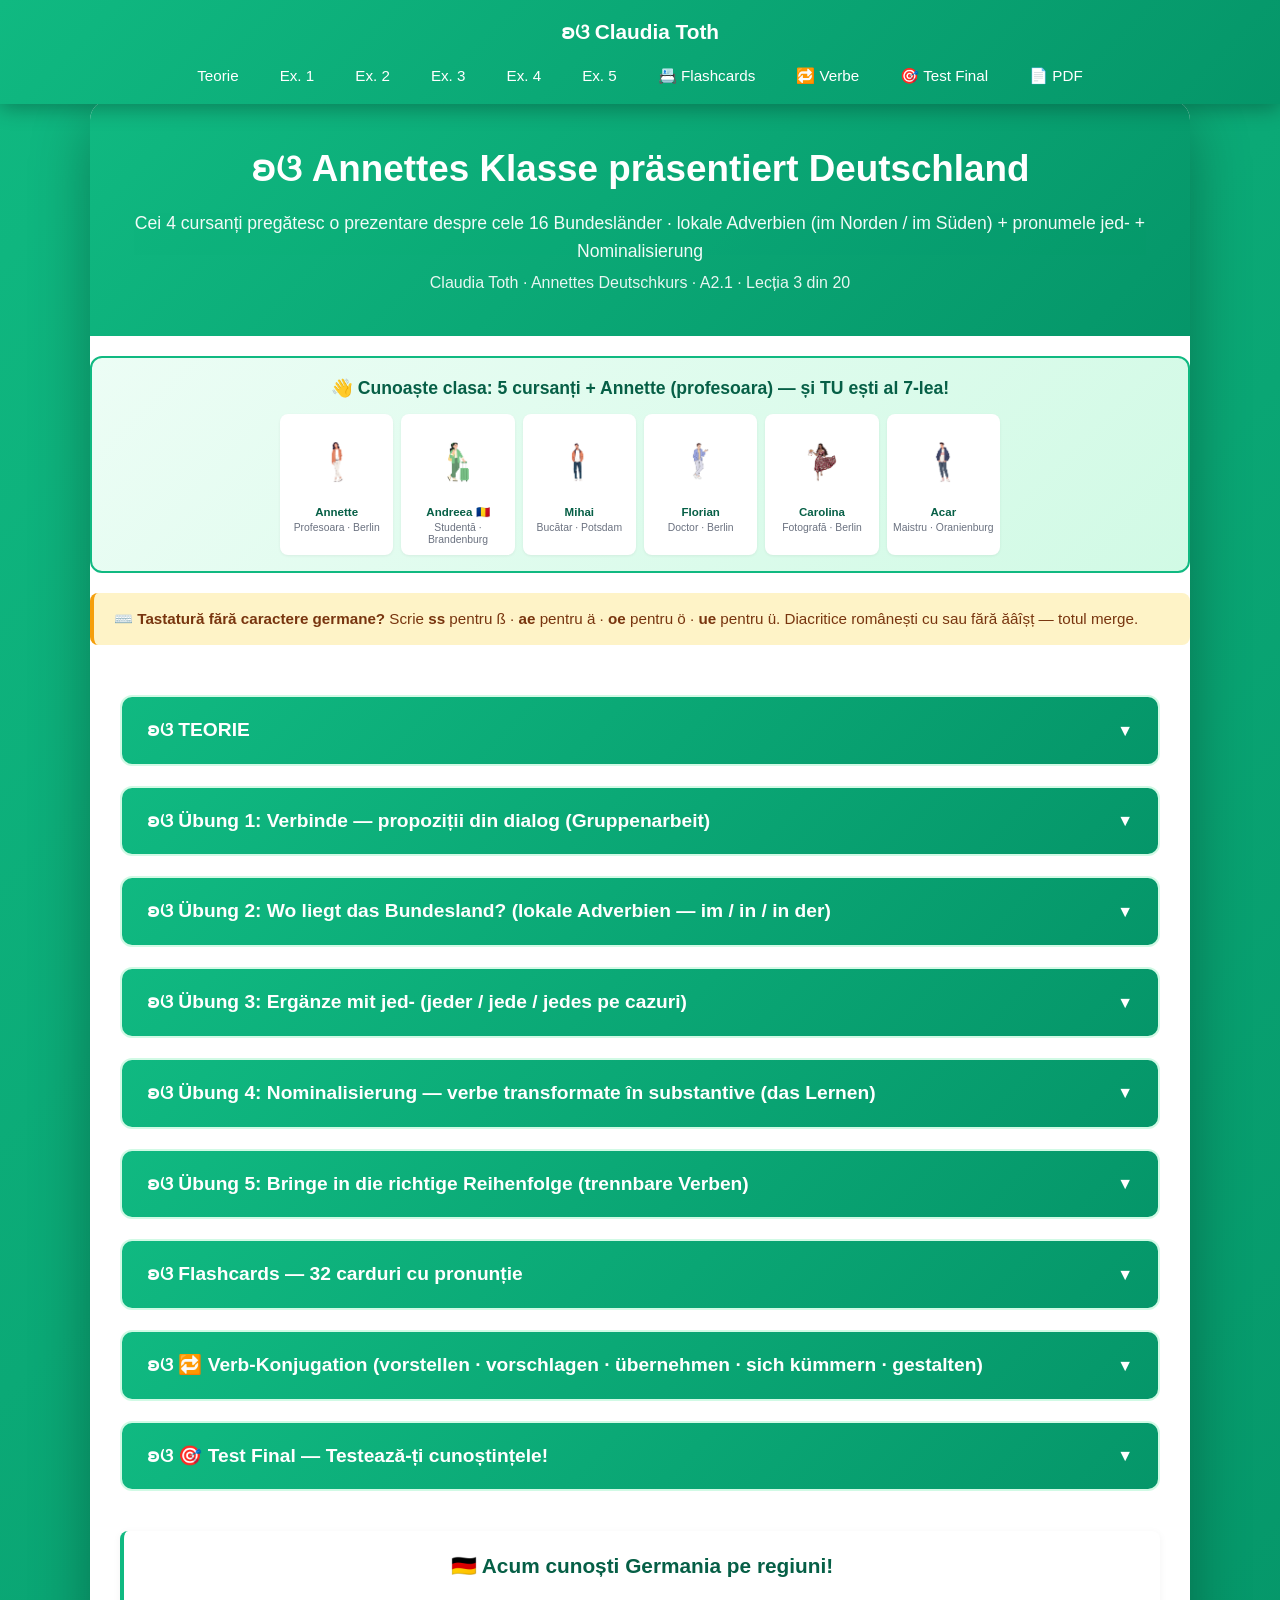
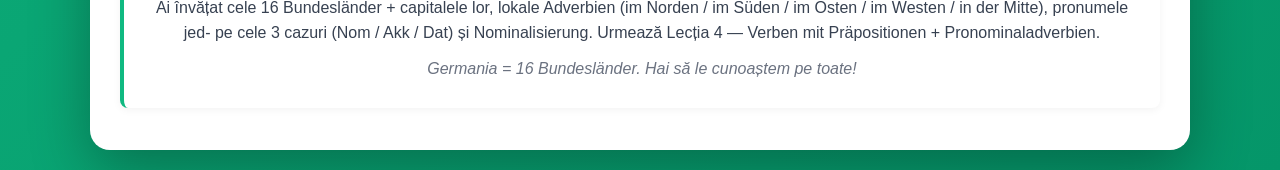
<file: index.html>
<!DOCTYPE html>
<html lang="ro">
<head>
    <meta charset="UTF-8">
    <meta name="robots" content="noindex, nofollow">
    <meta name="viewport" content="width=device-width, initial-scale=1.0">
    <title>Annettes Klasse präsentiert Deutschland — A2.1 · Lecția 3 · Annettes Deutschkurs</title>
    <meta property="og:title" content="A2.1 Annettes Klasse präsentiert Deutschland · Claudia Toth">
    <meta property="og:description" content="A2.1 Lecția 3 — Cele 16 Bundesländer + lokale Adverbien (im Norden/Süden) + pronumele jed- + Nominalisierung · Claudia Toth · Annettes Deutschkurs">
    <meta property="og:type" content="website">
    <meta property="og:locale" content="ro_RO">
    <meta name="description" content="A2.1 Lecția 3 — Annettes Klasse präsentiert Deutschland: cele 16 Bundesländer + lokale Adverbien + jed- + Nominalisierung · Claudia Toth">
    <link rel="stylesheet" href="styles.css">
</head>
<body>
    <nav class="navbar">
        <a href="#top" class="navbar-logo">ʚଓ Claudia Toth</a>
        <ul class="navbar-menu">
            <li><a href="#teorie" onclick="openSection(0)">Teorie</a></li>
            <li><a href="#ex1" onclick="openSection(1)">Ex. 1</a></li>
            <li><a href="#ex2" onclick="openSection(2)">Ex. 2</a></li>
            <li><a href="#ex3" onclick="openSection(3)">Ex. 3</a></li>
            <li><a href="#ex4" onclick="openSection(4)">Ex. 4</a></li>
            <li><a href="#ex5" onclick="openSection(5)">Ex. 5</a></li>
            <li><a href="#flashcards" onclick="openSection(6)">📇 Flashcards</a></li>
            <li><a href="#verbe" onclick="openSection(7)">🔁 Verbe</a></li>
            <li><a href="#final-test" onclick="openSection(8)">🎯 Test Final</a></li>
            <li><a href="praesentation-deutschland.pdf" download>📄 PDF</a></li>
        </ul>
    </nav>

    <div class="container" id="top">
        <div class="header">
            <h1>ʚଓ Annettes Klasse präsentiert Deutschland</h1>
            <p class="subtitle">Cei 4 cursanți pregătesc o prezentare despre cele 16 Bundesländer · lokale Adverbien (im Norden / im Süden) + pronumele jed- + Nominalisierung</p>
            <p>Claudia Toth · Annettes Deutschkurs · A2.1 · Lecția 3 din 20</p>
        </div>

        <div class="cast-banner">
            <h4>👋 Cunoaște clasa: 5 cursanți + Annette (profesoara) — și TU ești al 7-lea!</h4>
            <div class="cast-grid">
                <div class="cast-card"><img src="images/annette.png" alt="Annette"><div class="name">Annette</div><div class="detail">Profesoara · Berlin</div></div>
                <div class="cast-card"><img src="images/andreea.png" alt="Andreea"><div class="name">Andreea 🇷🇴</div><div class="detail">Studentă · Brandenburg</div></div>
                <div class="cast-card"><img src="images/mihai.png" alt="Mihai"><div class="name">Mihai</div><div class="detail">Bucătar · Potsdam</div></div>
                <div class="cast-card"><img src="images/florian.png" alt="Florian"><div class="name">Florian</div><div class="detail">Doctor · Berlin</div></div>
                <div class="cast-card"><img src="images/carolina.png" alt="Carolina"><div class="name">Carolina</div><div class="detail">Fotografă · Berlin</div></div>
                <div class="cast-card"><img src="images/acar.png" alt="Acar"><div class="name">Acar</div><div class="detail">Maistru · Oranienburg</div></div>
            </div>
        </div>

        <div style="background:#fef3c7; border-left:4px solid #f59e0b; padding:14px 20px; margin:20px 0; border-radius:8px;">
            <p style="margin:0; color:#78350f; font-size:0.95rem;">⌨️ <strong>Tastatură fără caractere germane?</strong> Scrie <strong>ss</strong> pentru ß · <strong>ae</strong> pentru ä · <strong>oe</strong> pentru ö · <strong>ue</strong> pentru ü. Diacritice românești cu sau fără ăâîșț — totul merge.</p>
        </div>

        <div class="content">
            <div class="section" id="teorie">
                <div class="section-header" onclick="toggleMainSection(0)"><h3>ʚଓ TEORIE</h3><span class="arrow">▼</span></div>
                <div class="section-content" id="main-section-0"><div id="theory-container"></div></div>
            </div>

            <div class="section" id="ex1">
                <div class="section-header" onclick="toggleMainSection(1)"><h3>ʚଓ Übung 1: Verbinde — propoziții din dialog (Gruppenarbeit)</h3><span class="arrow">▼</span></div>
                <div class="section-content" id="main-section-1">
                    <div id="ex1-container"></div>
                    <div class="btn-container">
                        <button class="btn btn-check" onclick="checkExercise(1)">✓ Verifică</button>
                        <button class="btn btn-reset" onclick="resetExercise(1)">↻ Resetează</button>
                    </div>
                    <div class="score" id="score-1"></div>
                </div>
            </div>
            <div class="section" id="ex2">
                <div class="section-header" onclick="toggleMainSection(2)"><h3>ʚଓ Übung 2: Wo liegt das Bundesland? (lokale Adverbien — im / in / in der)</h3><span class="arrow">▼</span></div>
                <div class="section-content" id="main-section-2">
                    <div id="ex2-container"></div>
                    <div class="btn-container">
                        <button class="btn btn-check" onclick="checkExercise(2)">✓ Verifică</button>
                        <button class="btn btn-reset" onclick="resetExercise(2)">↻ Resetează</button>
                    </div>
                    <div class="score" id="score-2"></div>
                </div>
            </div>
            <div class="section" id="ex3">
                <div class="section-header" onclick="toggleMainSection(3)"><h3>ʚଓ Übung 3: Ergänze mit jed- (jeder / jede / jedes pe cazuri)</h3><span class="arrow">▼</span></div>
                <div class="section-content" id="main-section-3">
                    <div id="ex3-container"></div>
                    <div class="btn-container">
                        <button class="btn btn-check" onclick="checkExercise(3)">✓ Verifică</button>
                        <button class="btn btn-reset" onclick="resetExercise(3)">↻ Resetează</button>
                    </div>
                    <div class="score" id="score-3"></div>
                </div>
            </div>
            <div class="section" id="ex4">
                <div class="section-header" onclick="toggleMainSection(4)"><h3>ʚଓ Übung 4: Nominalisierung — verbe transformate în substantive (das Lernen)</h3><span class="arrow">▼</span></div>
                <div class="section-content" id="main-section-4">
                    <div id="ex4-container"></div>
                    <div class="btn-container">
                        <button class="btn btn-check" onclick="checkExercise(4)">✓ Verifică</button>
                        <button class="btn btn-reset" onclick="resetExercise(4)">↻ Resetează</button>
                    </div>
                    <div class="score" id="score-4"></div>
                </div>
            </div>
            <div class="section" id="ex5">
                <div class="section-header" onclick="toggleMainSection(5)"><h3>ʚଓ Übung 5: Bringe in die richtige Reihenfolge (trennbare Verben)</h3><span class="arrow">▼</span></div>
                <div class="section-content" id="main-section-5">
                    <div id="ex5-container"></div>
                    <div class="btn-container">
                        <button class="btn btn-check" onclick="checkExercise(5)">✓ Verifică</button>
                        <button class="btn btn-reset" onclick="resetExercise(5)">↻ Resetează</button>
                    </div>
                    <div class="score" id="score-5"></div>
                </div>
            </div>

            <div class="section" id="flashcards">
                <div class="section-header" onclick="toggleMainSection(6)"><h3>ʚଓ Flashcards — 32 carduri cu pronunție</h3><span class="arrow">▼</span></div>
                <div class="section-content" id="main-section-6"><div id="flashcards-container"></div></div>
            </div>

            <div class="section" id="verbe">
                <div class="section-header" onclick="toggleMainSection(7)"><h3>ʚଓ 🔁 Verb-Konjugation (vorstellen · vorschlagen · übernehmen · sich kümmern · gestalten)</h3><span class="arrow">▼</span></div>
                <div class="section-content" id="main-section-7"><div id="verbs-container"></div></div>
            </div>

            <div class="section" id="final-test">
                <div class="section-header" onclick="toggleMainSection(8)"><h3>ʚଓ 🎯 Test Final — Testează-ți cunoștințele!</h3><span class="arrow">▼</span></div>
                <div class="section-content" id="main-section-8"><div id="final-test-container"></div></div>
            </div>

            <div class="theory-box" style="text-align: center; margin-top: 40px;">
                <p style="font-size: 1.3rem; font-weight: bold; color: #065f46;">🇩🇪 Acum cunoști Germania pe regiuni!</p>
                <p style="margin-top: 12px;">Ai învățat cele 16 Bundesländer + capitalele lor, lokale Adverbien (im Norden / im Süden / im Osten / im Westen / in der Mitte), pronumele jed- pe cele 3 cazuri (Nom / Akk / Dat) și Nominalisierung. Urmează Lecția 4 — Verben mit Präpositionen + Pronominaladverbien.</p>
                <p style="margin-top: 10px; font-style: italic; color: #6b7280;">Germania = 16 Bundesländer. Hai să le cunoaștem pe toate!</p>
            </div>
        </div>
    </div>

    <script src="theory.js"></script>
    <script src="exercises.js"></script>
    <script src="flashcards.js"></script>
    <script src="verbs.js"></script>
    <script src="final-test.js"></script>
    <script src="main.js"></script>
</body>
</html>
</file>
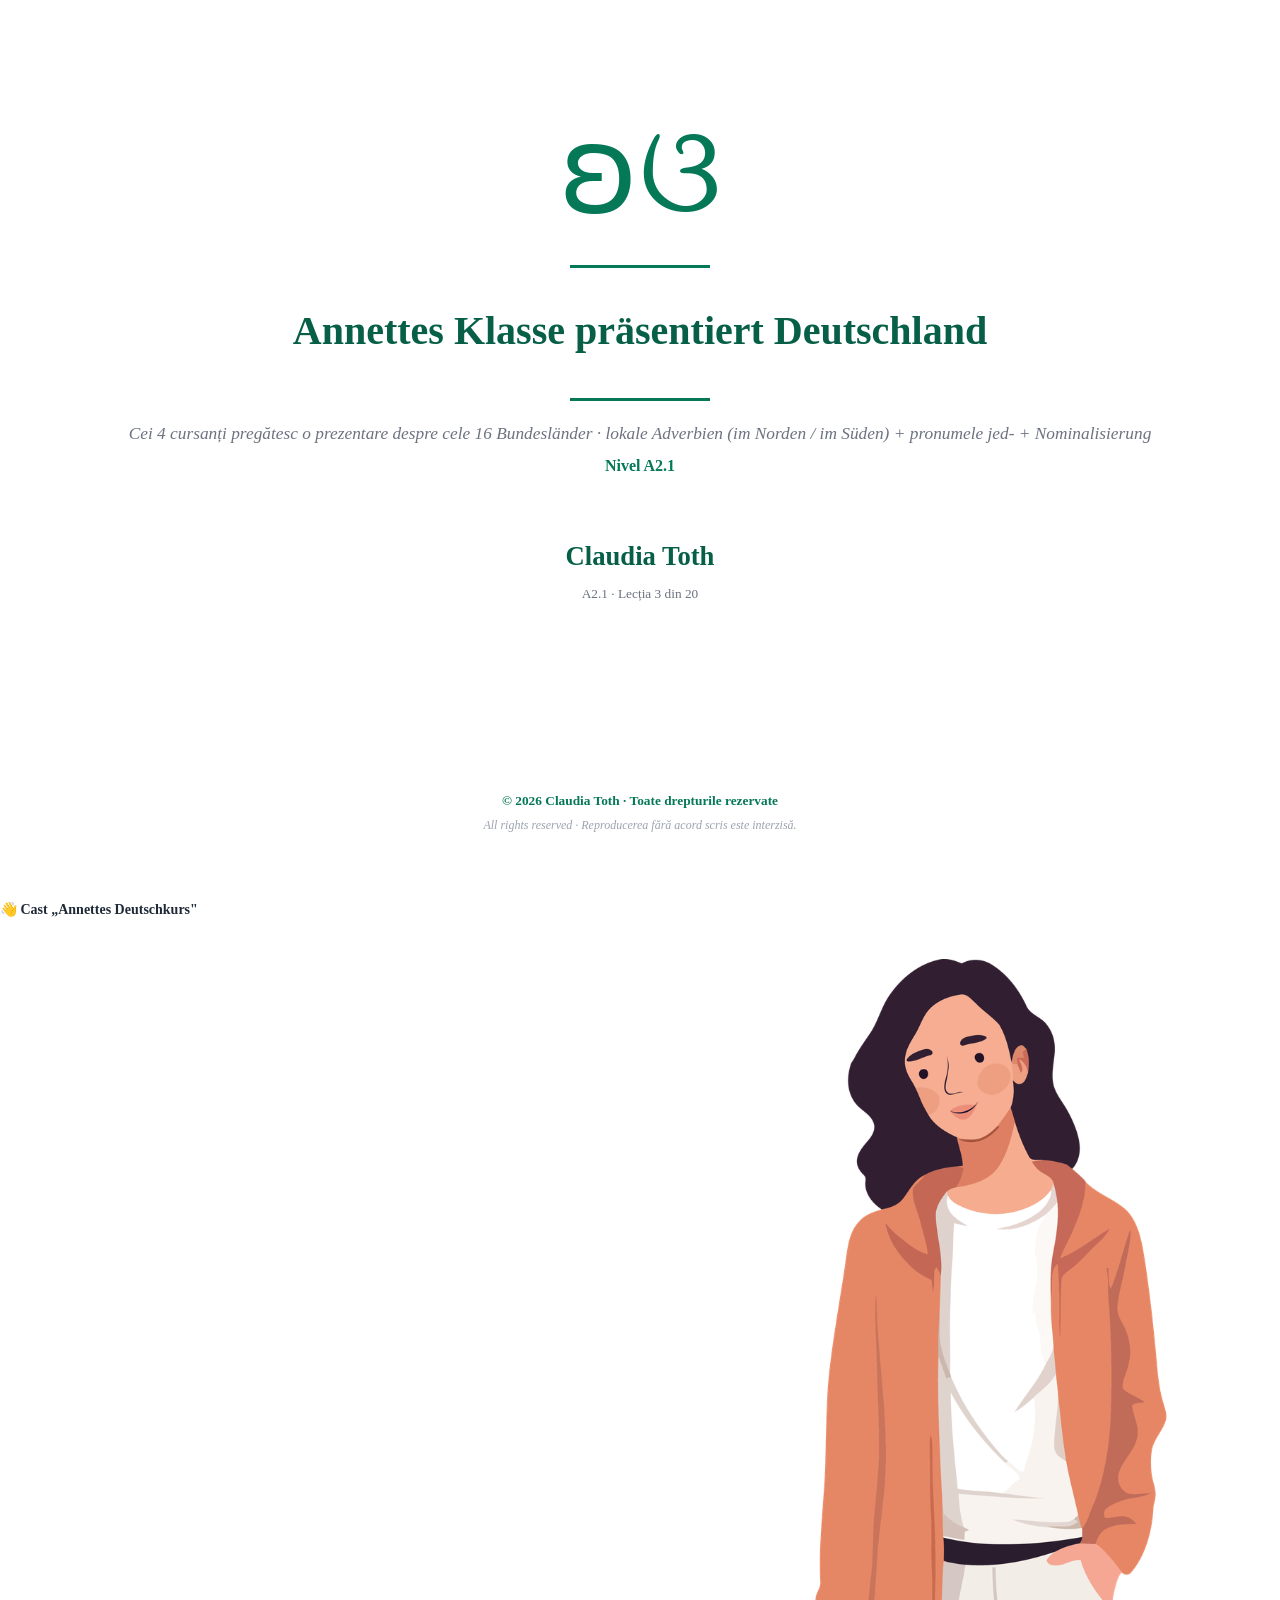
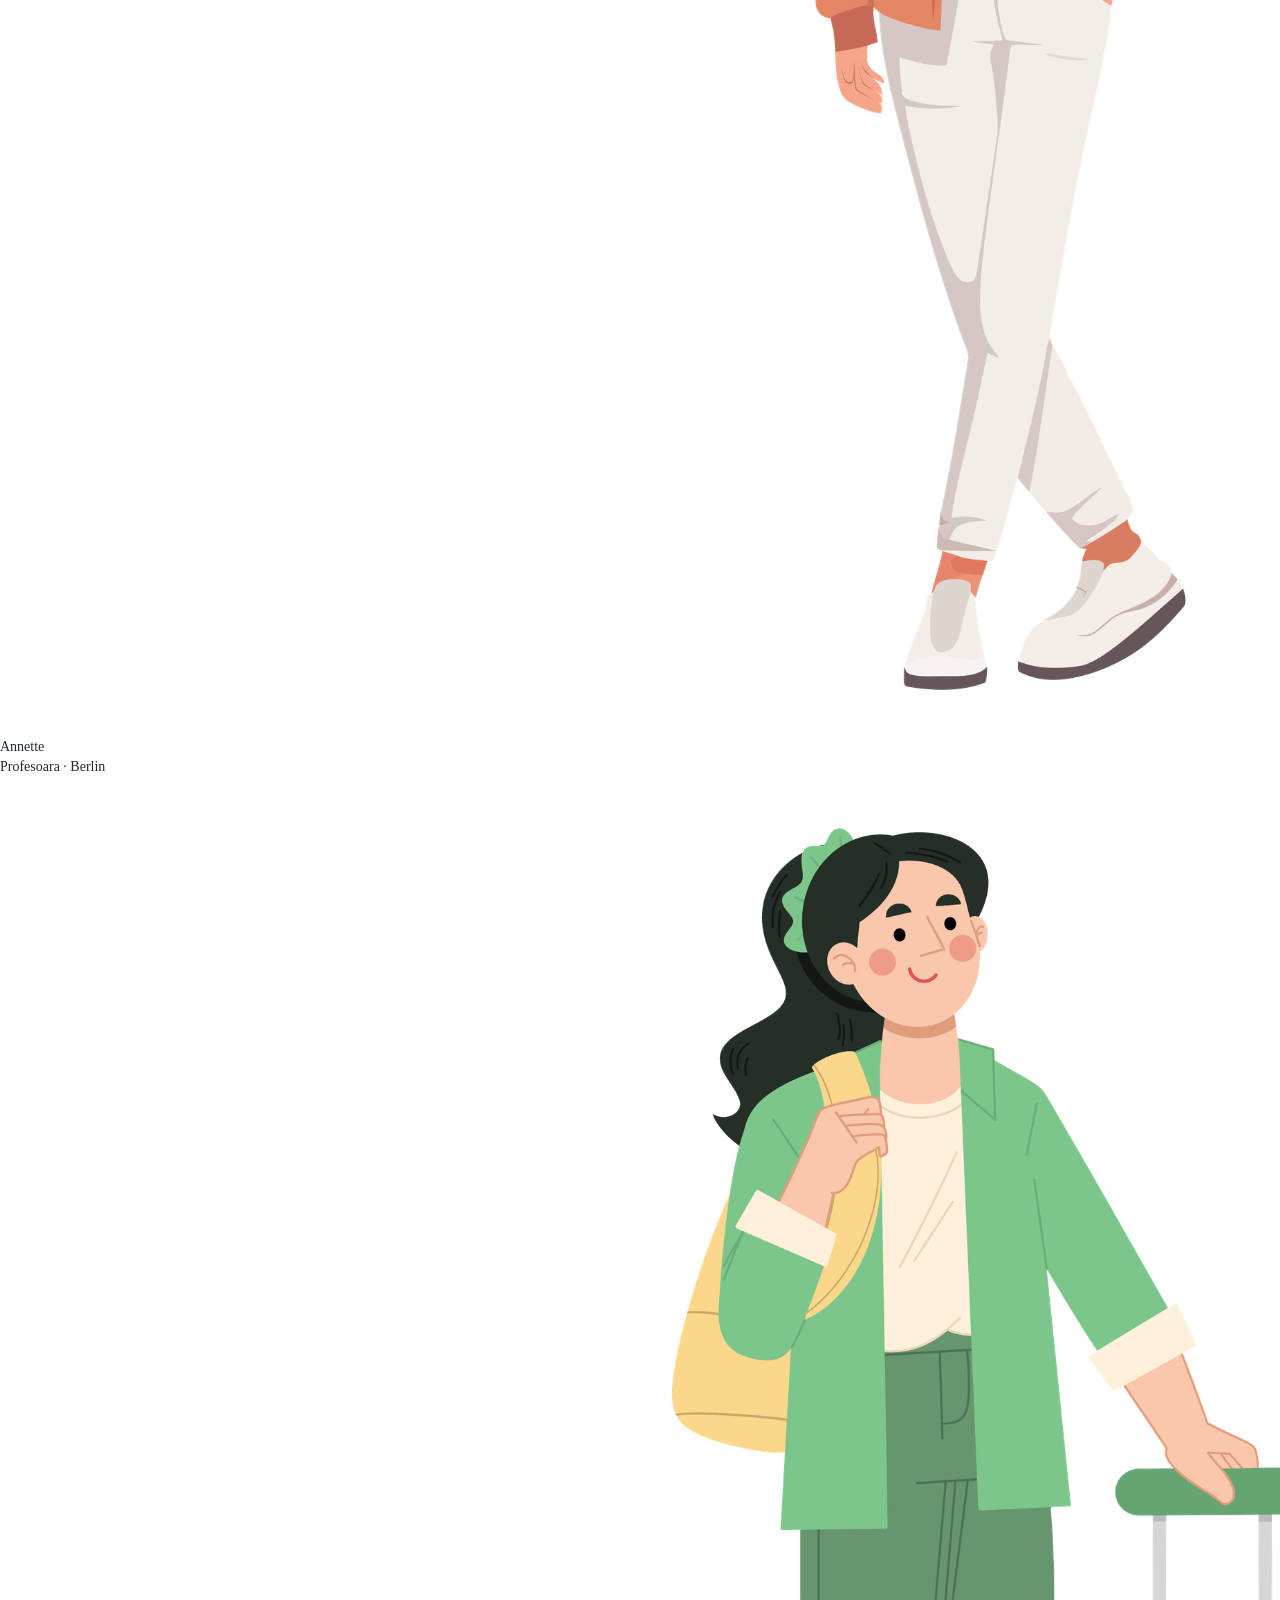
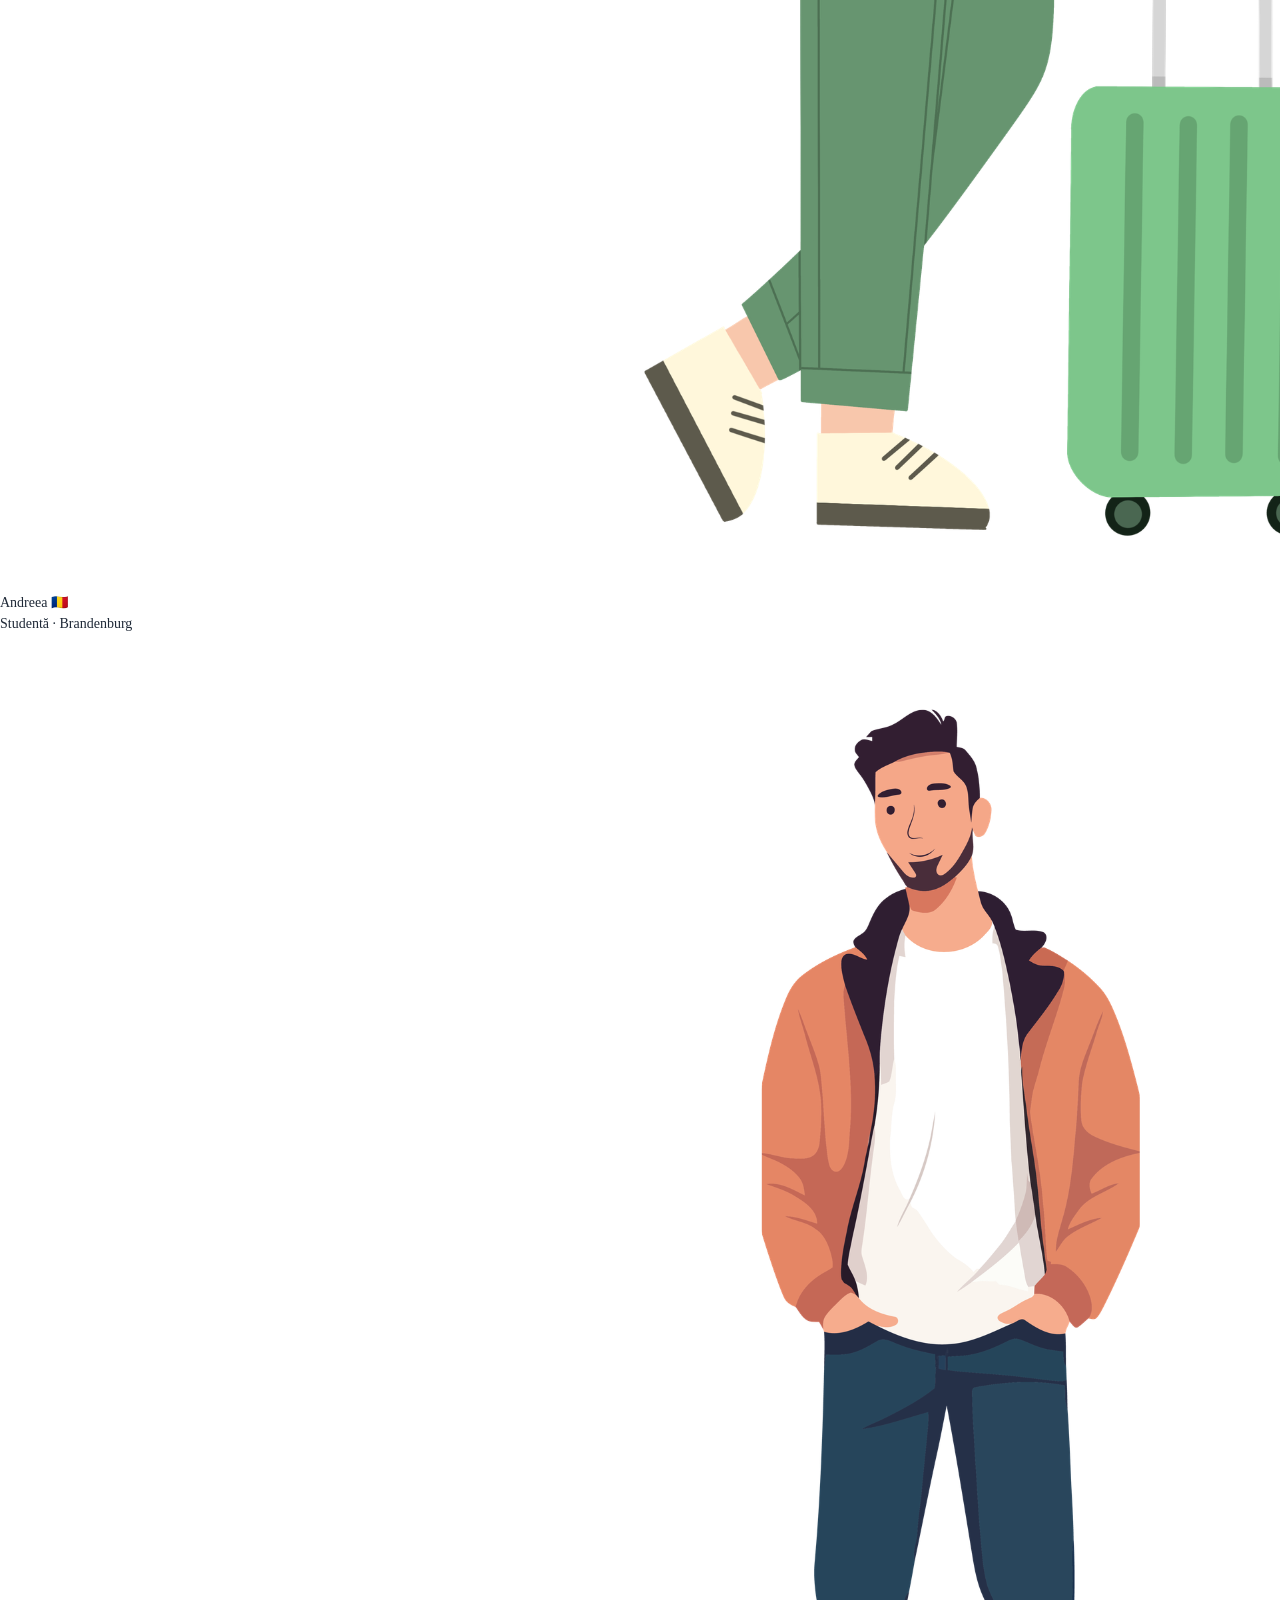
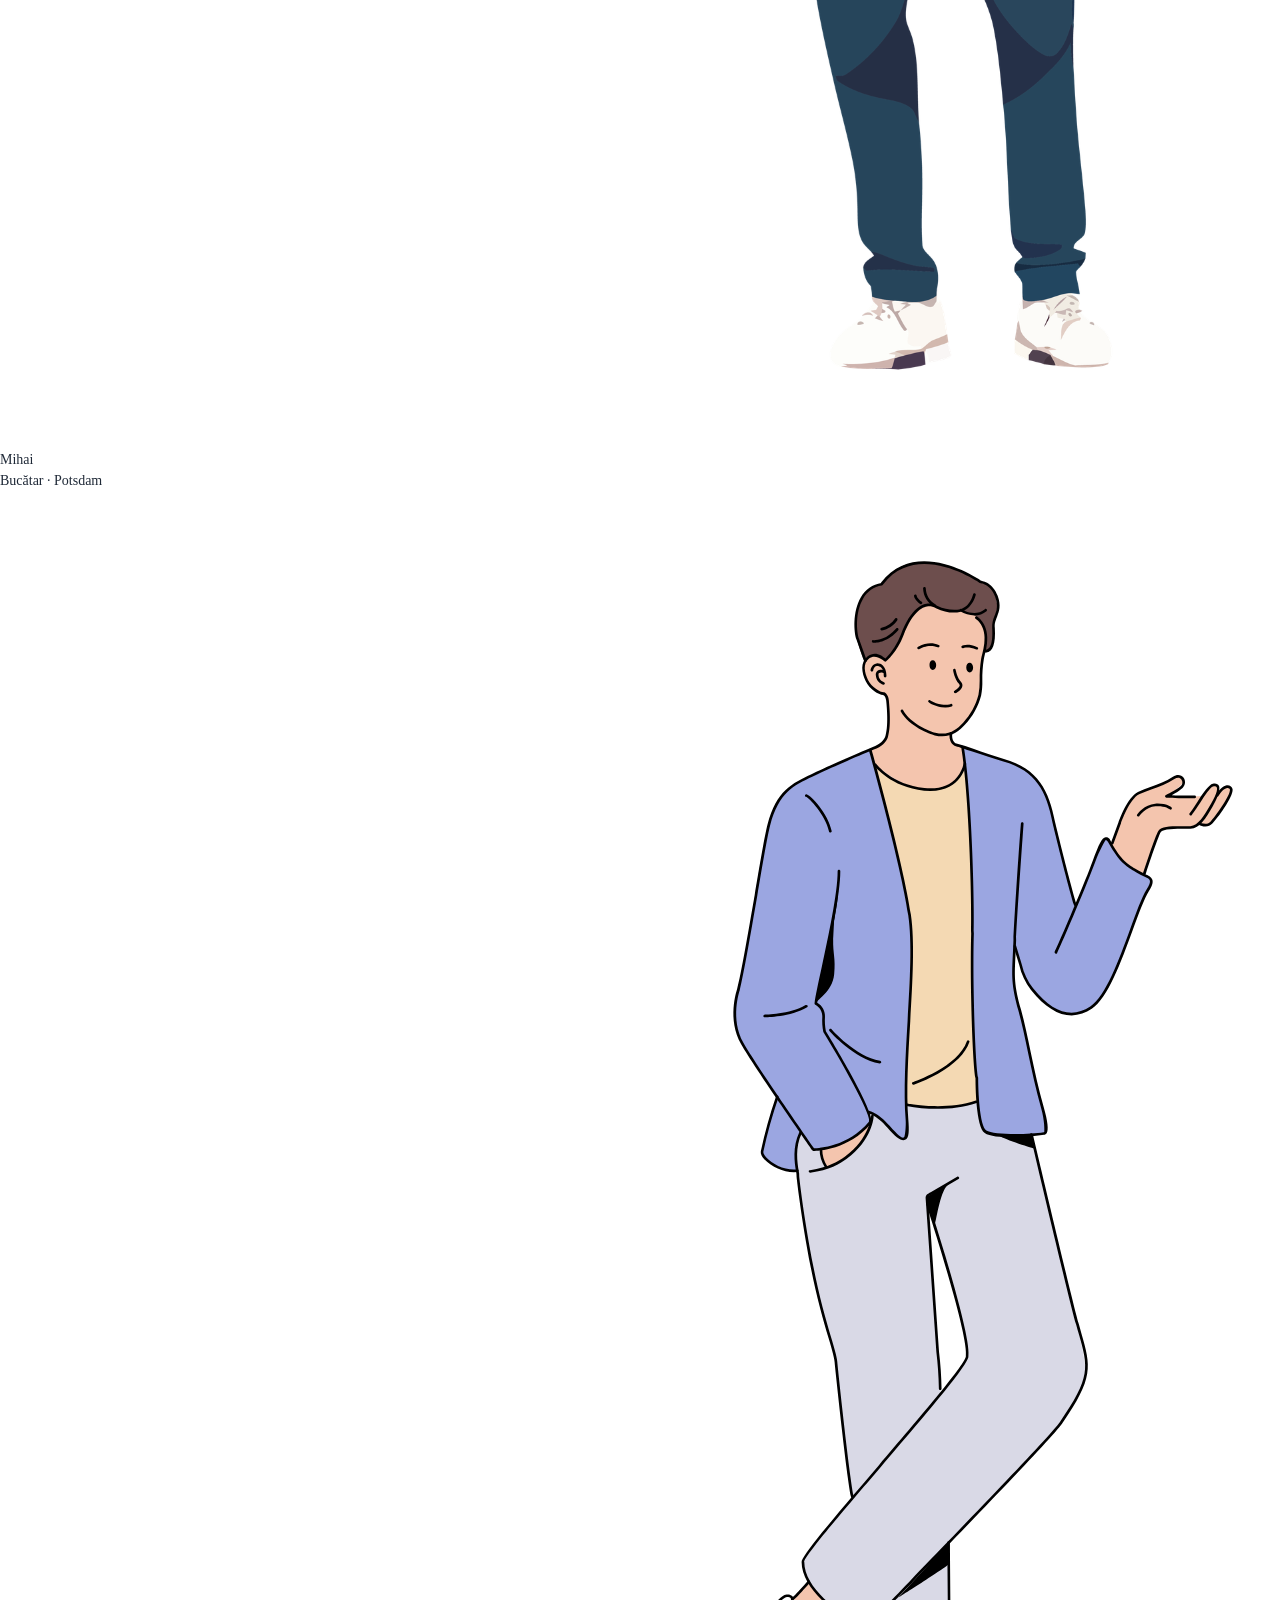
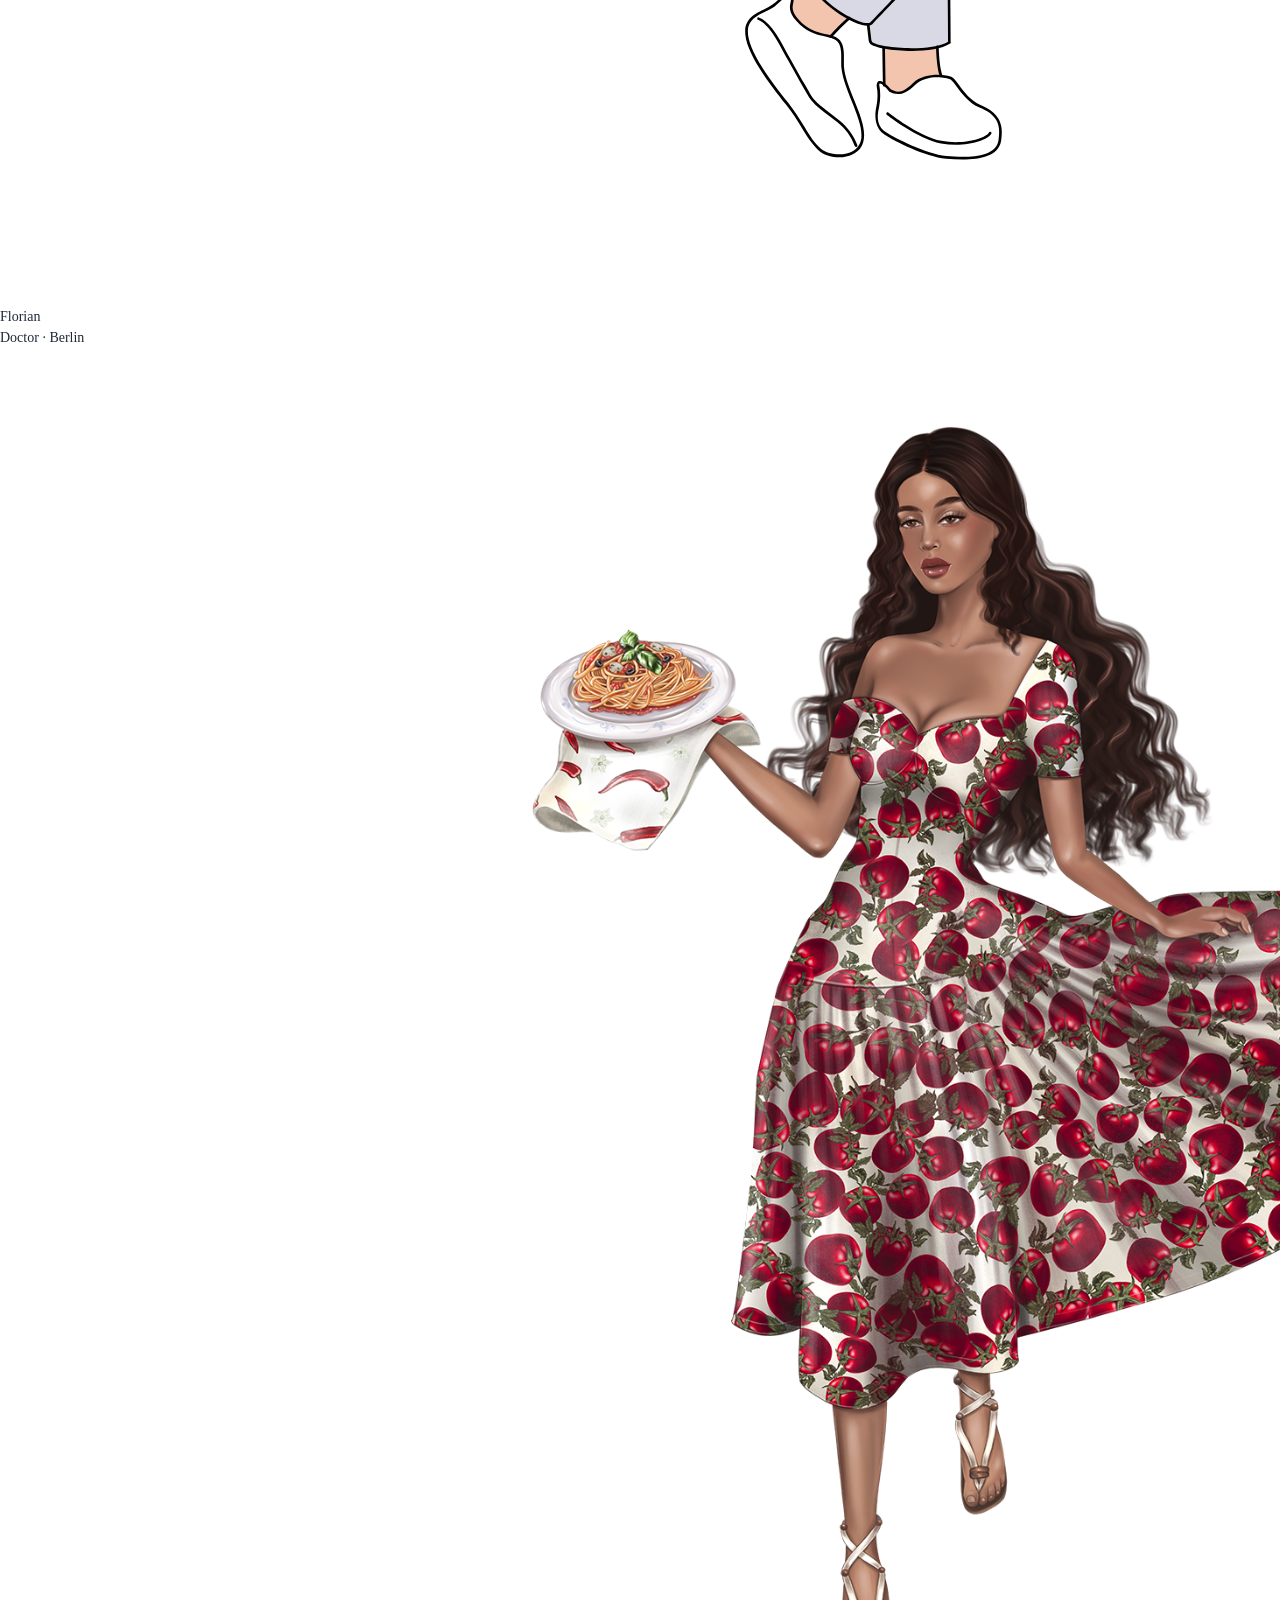
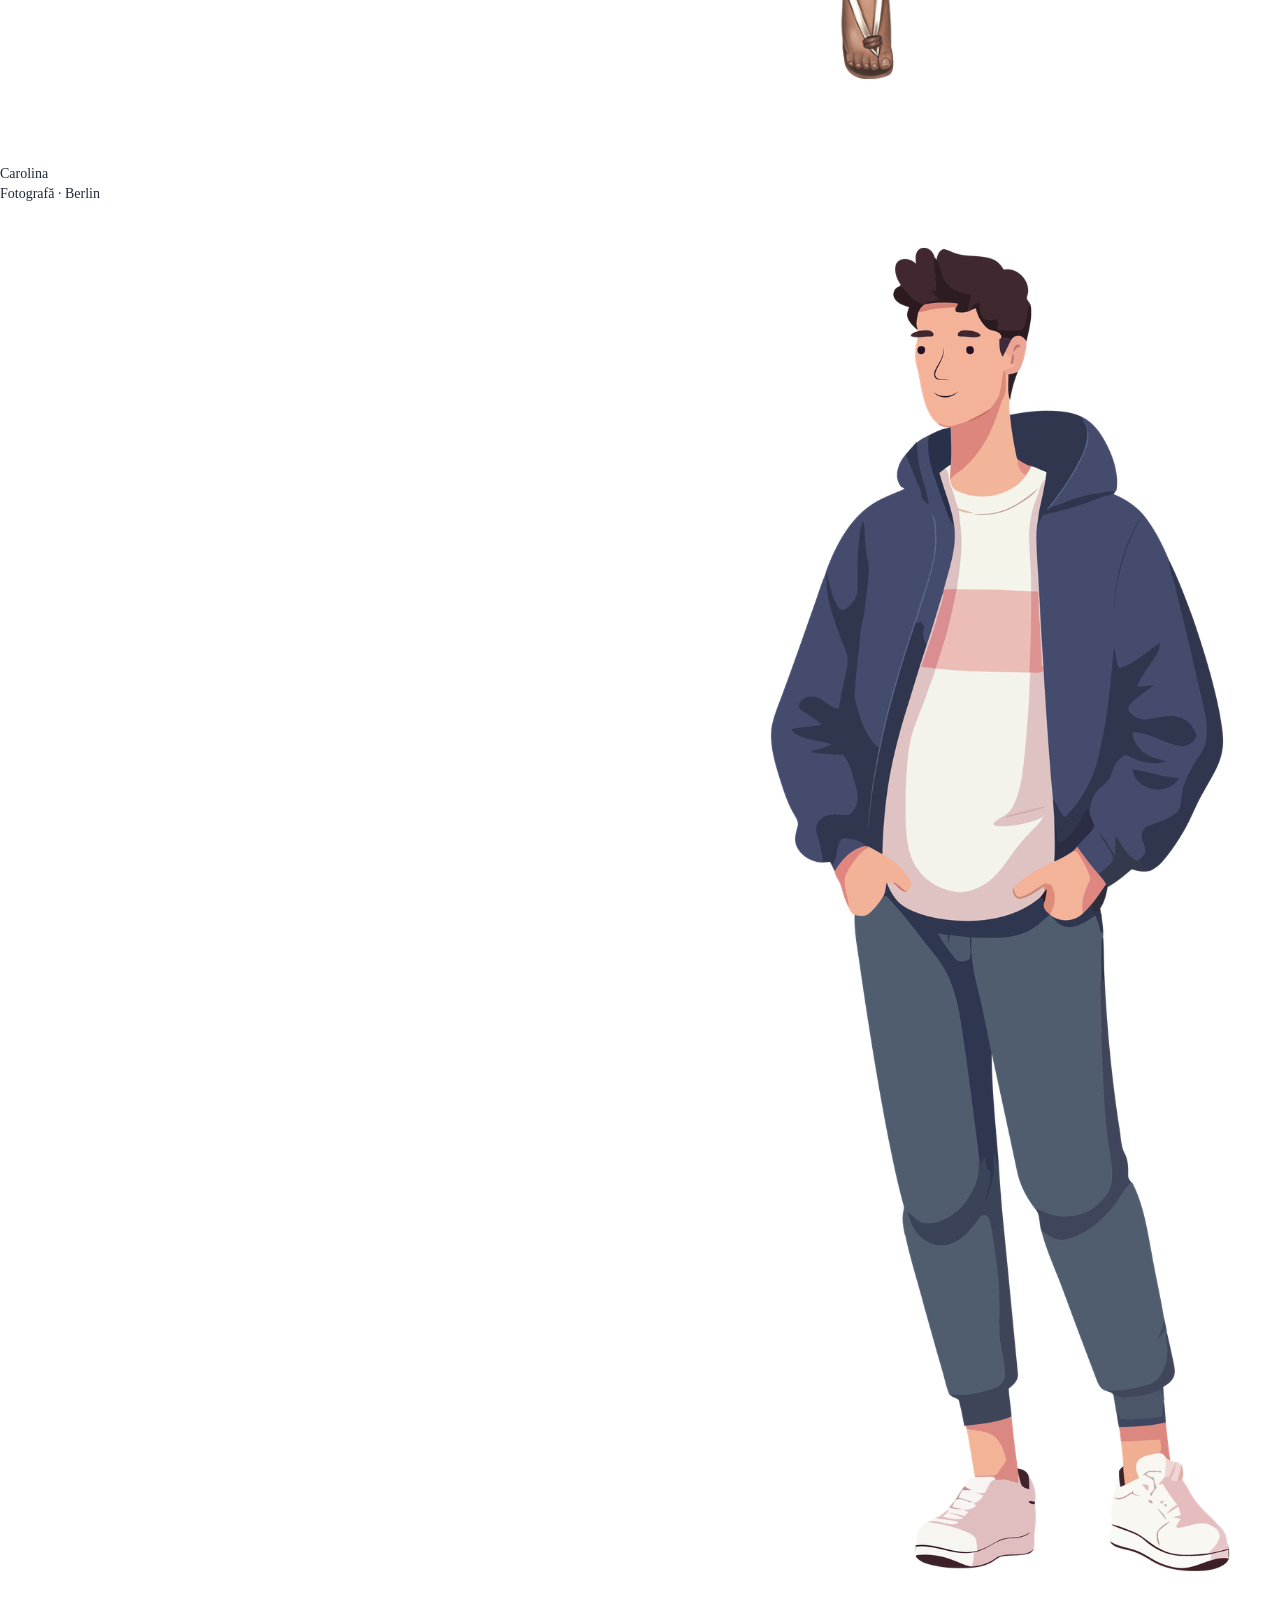
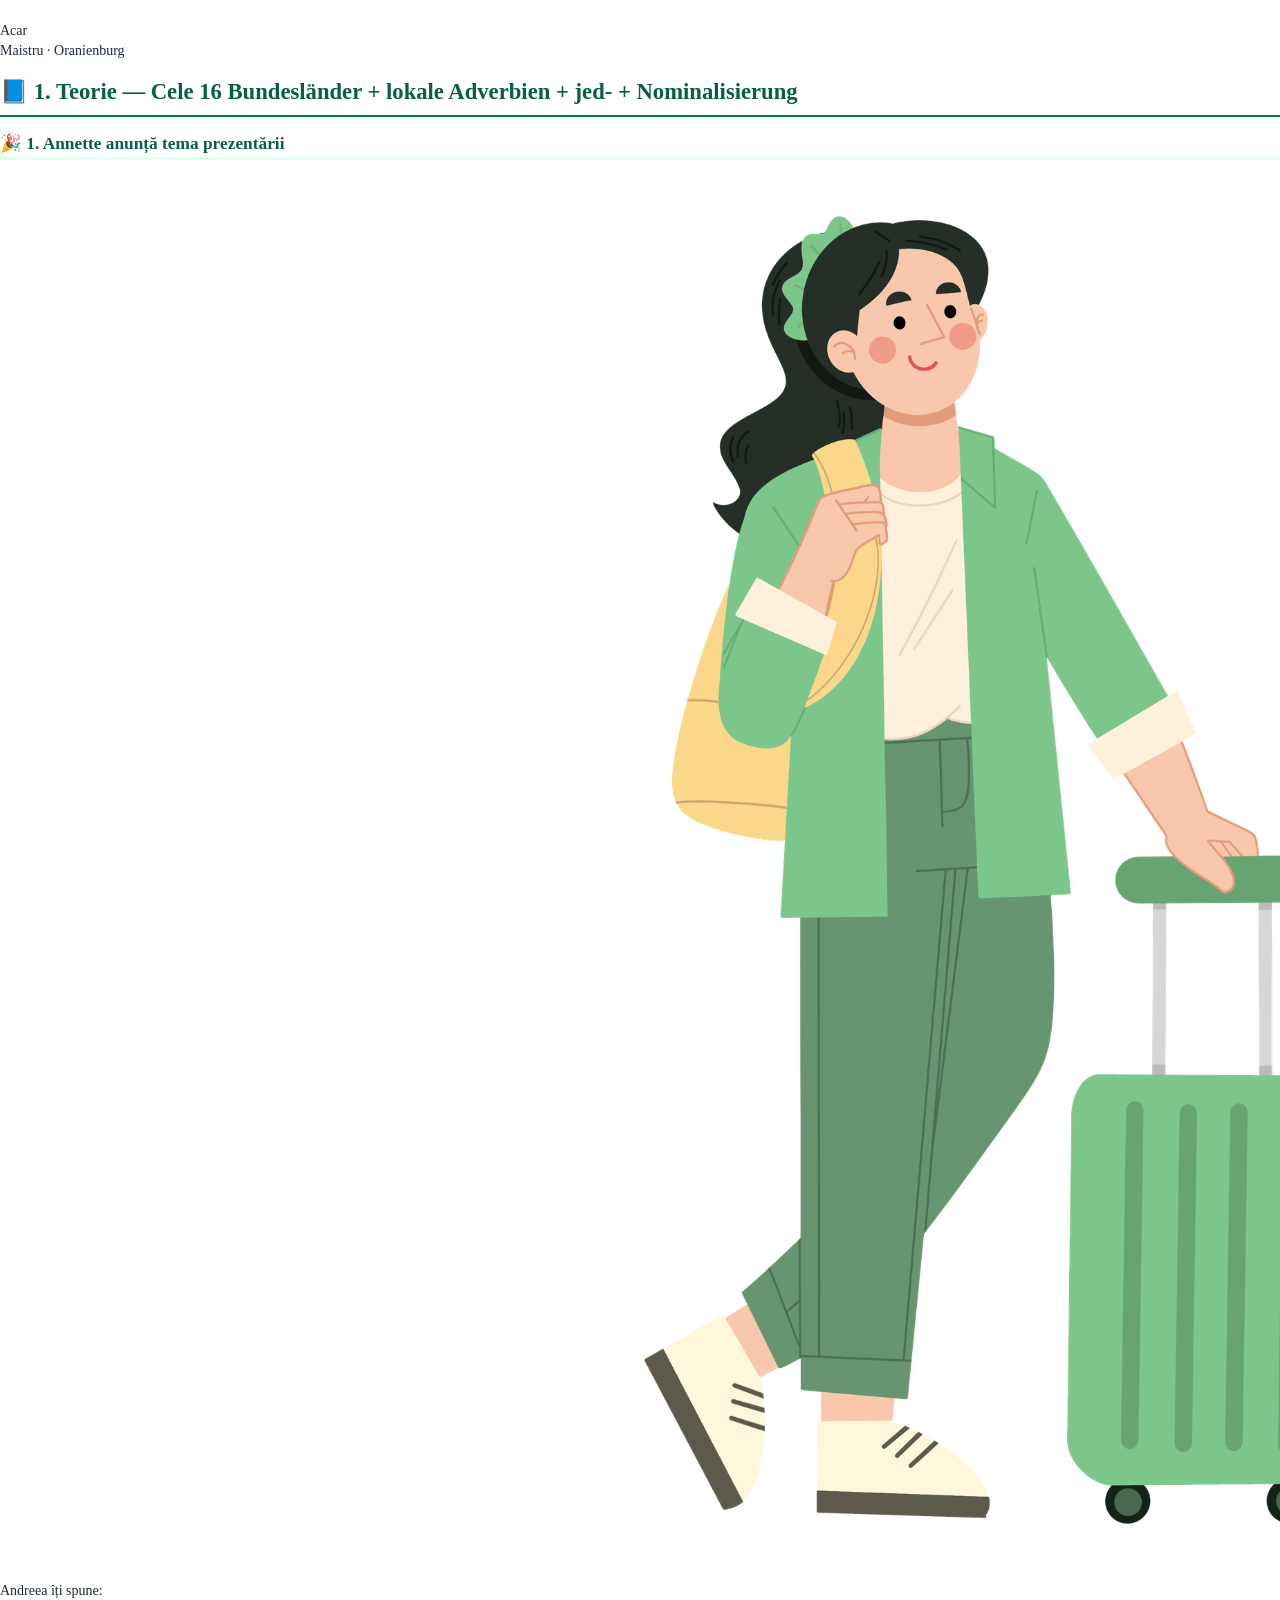
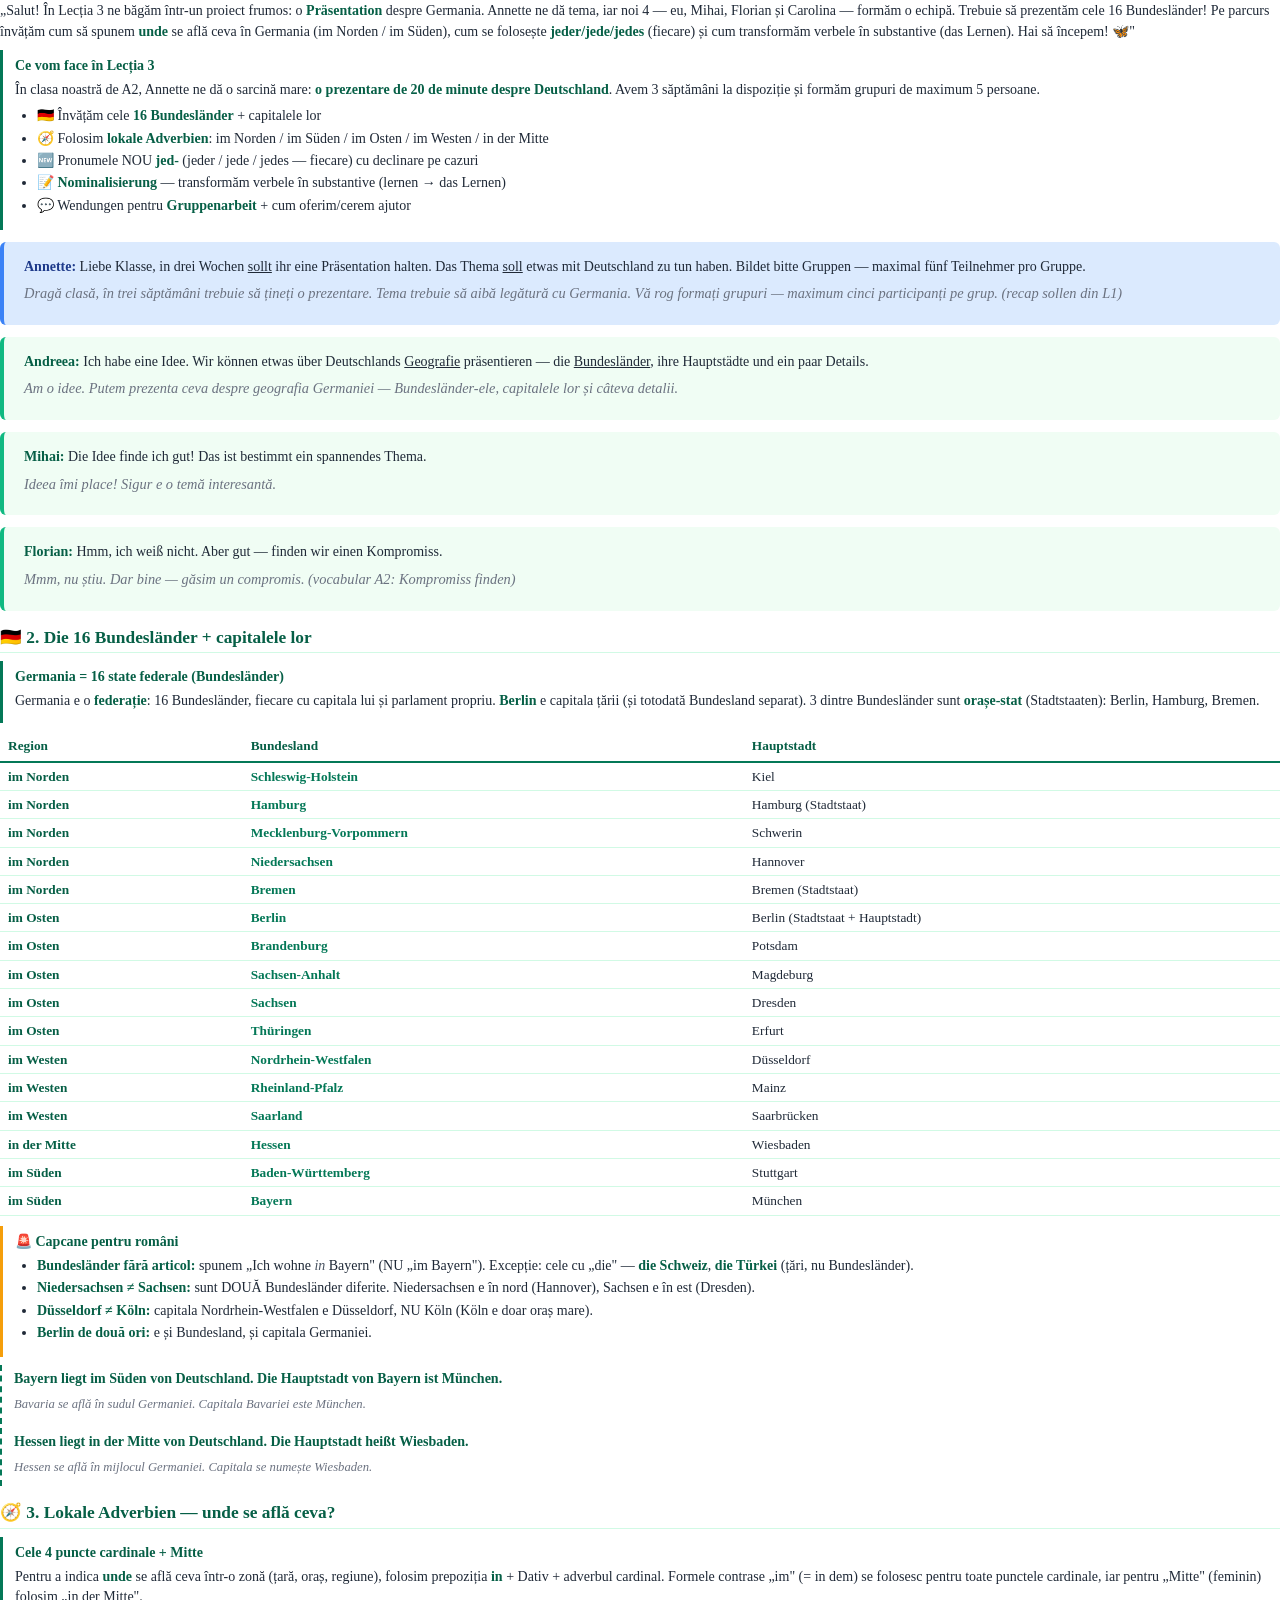
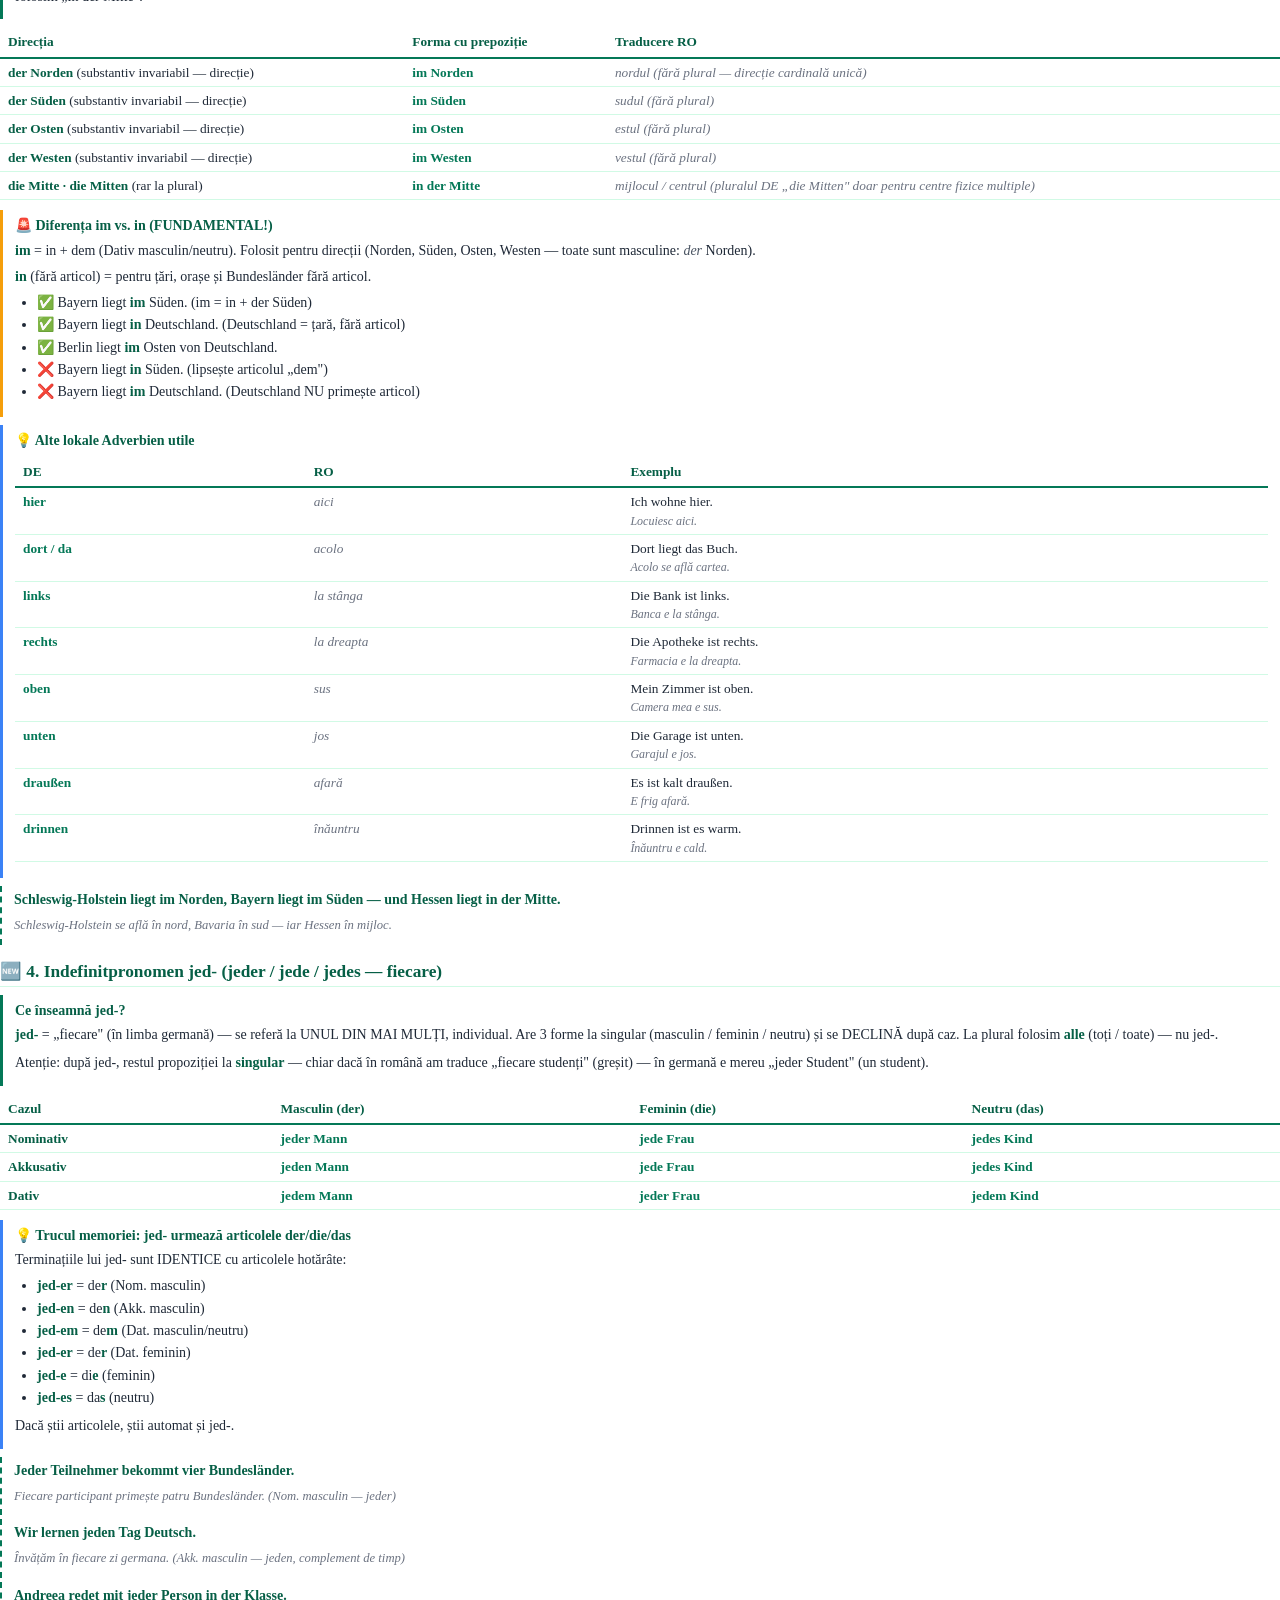
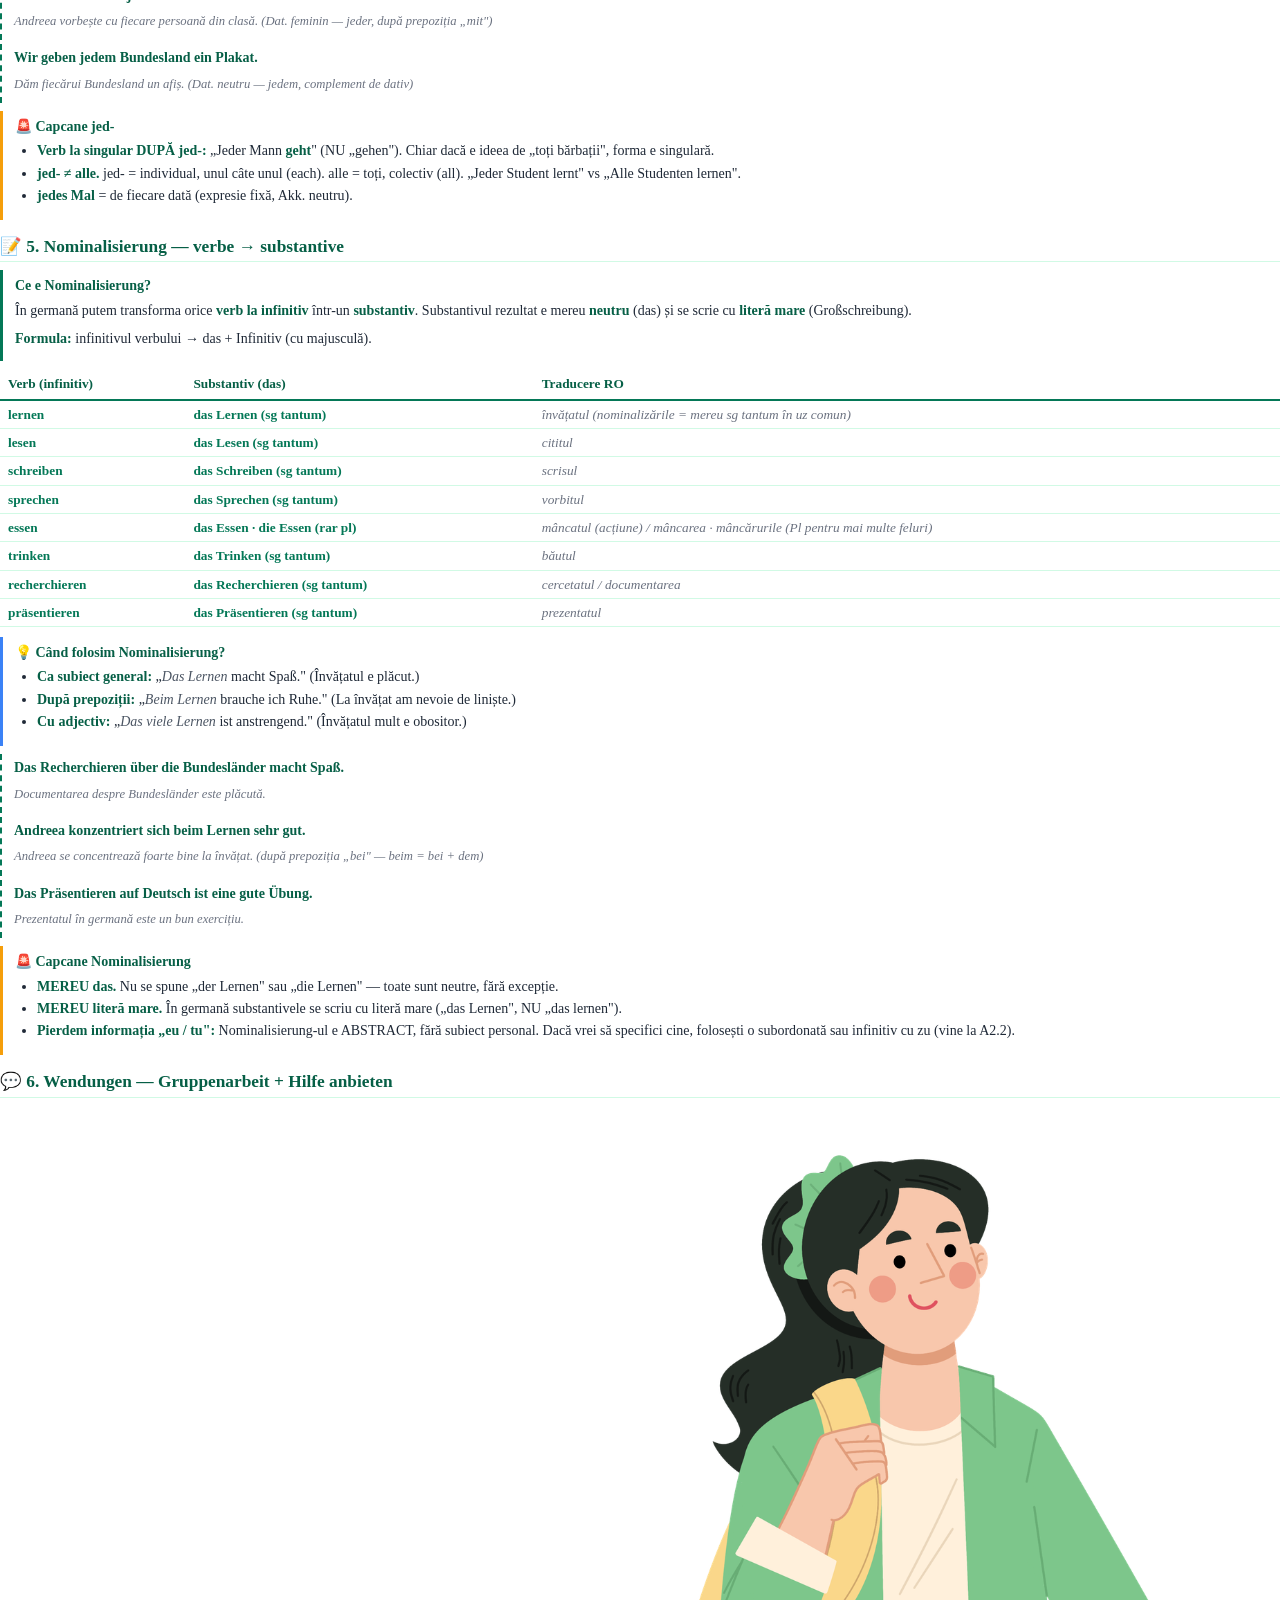
<file: pdf.html>
<!DOCTYPE html>
<html lang="ro">
<head>
    <meta charset="UTF-8">
    <meta name="robots" content="noindex, nofollow">
    <title>Annettes Klasse präsentiert Deutschland · Claudia Toth · A2.1 · Lecția 3</title>
    <style>
        /* ============================================
           PDF MODEL — Claudia Toth (after Nomen-Verb-Verbindung style)
           ============================================ */
        @page {
            size: A4;
            margin: 22mm 18mm 22mm 18mm;
            @bottom-center {
                content: "ʚଓ Claudia Toth · Annettes Klasse präsentiert Deutschland · Nivel A2.1 · Lecția 3 · © 2026 — Toate drepturile rezervate · pag. " counter(page) " / " counter(pages);
                font-size: 8.5pt;
                color: #047857;
                font-family: 'Georgia', 'Times New Roman', serif;
            }
        }
        @page :first {
            margin: 0;
            @bottom-center { content: ""; }
        }

        * { box-sizing: border-box; margin: 0; padding: 0; }
        body {
            font-family: 'Georgia', 'Times New Roman', serif;
            color: #1f2937;
            line-height: 1.45;
            font-size: 10.5pt;
            -webkit-print-color-adjust: exact;
            print-color-adjust: exact;
        }

        /* ===== COVER ===== */
        .cover {
            width: 100%;
            min-height: 100vh;
            padding: 80px 60px 60px;
            text-align: center;
            display: flex;
            flex-direction: column;
            align-items: center;
            justify-content: flex-start;
            page-break-after: always;
        }
        .cover-symbol {
            font-size: 90pt;
            color: #047857;
            line-height: 1;
            margin: 30px 0 15px;
            font-family: 'Segoe UI Emoji', 'Segoe UI', sans-serif;
        }
        .cover-divider {
            width: 140px;
            height: 3px;
            background: #047857;
            margin: 20px 0;
            border: none;
        }
        .cover-title {
            font-size: 30pt;
            color: #065f46;
            font-weight: bold;
            margin: 14px 0 18px;
            font-family: 'Georgia', serif;
        }
        .cover-subtitle {
            font-size: 13pt;
            color: #6b7280;
            font-style: italic;
            margin-bottom: 8px;
        }
        .cover-level {
            font-size: 12pt;
            color: #047857;
            font-weight: bold;
            margin-bottom: 60px;
        }
        .cover-author {
            font-size: 20pt;
            color: #065f46;
            font-weight: bold;
            margin-bottom: 8px;
        }
        .cover-series {
            font-size: 10pt;
            color: #6b7280;
            margin-bottom: 80px;
        }
        .cover-copyright {
            margin-top: auto;
            font-size: 10pt;
            color: #047857;
            font-weight: 600;
        }
        .cover-notice {
            font-size: 9pt;
            color: #9ca3af;
            font-style: italic;
            margin-top: 6px;
        }

        /* ===== CONTENT PAGES (print-friendly: minimum ink) ===== */
        .content { padding: 0; }
        h1.chapter {
            color: #065f46;
            background: transparent;
            padding: 0 0 6px 0;
            font-size: 17pt;
            margin: 14px 0 10px;
            border-bottom: 2px solid #047857;
            font-family: 'Georgia', serif;
            page-break-after: avoid;
        }
        h2.sub-chapter {
            color: #065f46;
            font-size: 13pt;
            margin: 14px 0 6px;
            padding-bottom: 2px;
            border-bottom: 1px solid #d1fae5;
            font-family: 'Georgia', serif;
            page-break-after: avoid;
        }
        h3.section-h {
            color: #047857;
            font-size: 11.5pt;
            margin: 10px 0 5px;
            font-family: 'Georgia', serif;
            page-break-after: avoid;
        }
        p { margin-bottom: 6px; }
        strong { color: #065f46; }
        em { color: #4b5563; font-style: italic; }
        ul, ol { margin: 4px 0 8px 22px; }
        li { margin-bottom: 2px; }

        /* Boxes (border-left only — economic la print) */
        .theory-box {
            background: transparent;
            border-left: 3px solid #047857;
            padding: 6px 12px;
            margin: 8px 0;
            page-break-inside: avoid;
        }
        .theory-box h4 {
            color: #065f46;
            font-size: 10.5pt;
            margin-bottom: 4px;
        }
        .info-box { border-left-color: #3b82f6; }
        .warn-box { border-left-color: #f59e0b; }
        .example-box {
            border-left: 2px dashed #047857;
            padding: 4px 12px;
            margin: 4px 0;
            page-break-inside: avoid;
        }
        .example-box .de { color: #065f46; font-weight: 600; }
        .example-box .ro { color: #6b7280; font-style: italic; font-size: 9.5pt; margin-top: 1px; }

        /* Tables (header alb cu border verde — economie de cerneală) */
        table {
            width: 100%;
            border-collapse: collapse;
            margin: 6px 0 10px;
            font-size: 10pt;
            page-break-inside: avoid;
        }
        table thead { background: transparent; }
        table th {
            padding: 5px 8px;
            text-align: left;
            font-weight: bold;
            color: #065f46;
            border-bottom: 2px solid #047857;
        }
        table td {
            padding: 4px 8px;
            border-bottom: 1px solid #d1fae5;
            vertical-align: top;
        }
        table tr:nth-child(even) td { background: transparent; }
        td.verb { color: #047857; font-weight: bold; }
        td.ro-text { color: #6b7280; font-style: italic; }
        .ro-translation { display: block; color: #6b7280; font-style: italic; font-size: 9pt; margin-top: 1px; }

        /* Dialog (minimalist — fără fundal colorat) */
        .dialog-line {
            padding: 4px 12px;
            margin-bottom: 3px;
            page-break-inside: avoid;
        }
        .dialog-line.left { border-left: 3px solid #3b82f6; }
        .dialog-line.right { border-left: 3px solid #047857; }
        .dialog-line .speaker { font-weight: bold; }
        .dialog-line .ro { color: #6b7280; font-style: italic; font-size: 9.5pt; margin-top: 2px; }

        /* Exercise blocks */
        .ex-block {
            margin-bottom: 14px;
            page-break-inside: avoid;
        }
        .ex-block h3 { color: #065f46; font-size: 12pt; margin-bottom: 5px; }
        .ex-block .instruction {
            border-left: 3px solid #f59e0b;
            padding: 4px 12px;
            margin-bottom: 6px;
            font-size: 9.5pt;
            color: #78350f;
            font-style: italic;
        }
        .rezolvare-banner {
            display: inline-block;
            background: #047857;
            color: white;
            padding: 2px 10px;
            border-radius: 3px;
            font-size: 9pt;
            font-weight: bold;
            margin: 4px 0;
            -webkit-print-color-adjust: exact;
            print-color-adjust: exact;
        }
        .ex-item {
            display: flex;
            gap: 8px;
            margin-bottom: 5px;
            align-items: flex-start;
        }
        .ex-num {
            color: #047857;
            font-weight: bold;
            font-size: 10pt;
            flex-shrink: 0;
            min-width: 18px;
        }
        .ex-num::after { content: "."; }
        .ex-body { flex: 1; }
        .ex-q { margin-bottom: 2px; }
        .ex-a {
            color: #047857;
            font-weight: bold;
            font-size: 10pt;
            margin-top: 2px;
        }
        .ex-a::before { content: "✓ Rezolvare: "; color: #065f46; }
        .ex-explanation { color: #6b7280; font-size: 9pt; font-style: italic; margin-top: 1px; }

        /* Flashcard list (compact 2-col) */
        .flashcards-grid {
            columns: 2;
            column-gap: 22px;
            margin-top: 8px;
        }
        .fc-row {
            break-inside: avoid;
            padding: 2px 0;
            border-bottom: 1px dotted #d1fae5;
            font-size: 10pt;
        }
        .fc-row .de { color: #047857; font-weight: bold; }
        .fc-row .ro { color: #6b7280; font-style: italic; margin-left: 6px; }

        /* Verb conjugation cards (minimalist — fără chenar, doar border-top verde) */
        .verb-card {
            border-top: 2px solid #047857;
            padding: 10px 0 8px 0;
            margin-bottom: 12px;
            page-break-inside: avoid;
        }
        .verb-card .vh {
            display: flex;
            align-items: center;
            flex-wrap: wrap;
            gap: 6px;
            margin-bottom: 6px;
        }
        .verb-card .vh .name { font-size: 13pt; color: #065f46; font-weight: bold; }
        .verb-card .vh .ro { color: #6b7280; font-style: italic; font-size: 11pt; }
        .verb-card .vh .badge {
            display: inline-block;
            padding: 1px 7px;
            border-radius: 3px;
            font-size: 8.5pt;
            color: white;
            font-weight: bold;
            -webkit-print-color-adjust: exact;
            print-color-adjust: exact;
        }
        .verb-card .badge.strong { background: #dc2626; }
        .verb-card .badge.weak { background: #047857; }
        .verb-card .badge.sein { background: #2563eb; }
        .verb-card .badge.haben { background: #047857; }
        .verb-card h5 { color: #065f46; margin: 6px 0 2px; font-size: 10.5pt; }
        .verb-card .perfekt-box {
            border-left: 3px solid #047857;
            padding: 4px 10px;
            margin-top: 2px;
            font-size: 10pt;
        }
        .verb-card .perfekt-box .de { color: #065f46; font-weight: 600; }
        .verb-card .perfekt-box .ro { color: #6b7280; font-style: italic; font-size: 9.5pt; }
        .verb-card .note {
            font-size: 9.5pt;
            color: #4b5563;
            padding: 4px 10px;
            border-left: 3px solid #f59e0b;
            margin-top: 6px;
            font-style: italic;
        }

        /* Section spacer */
        .new-section { page-break-before: always; }
    </style>
</head>
<body>

<!-- ============================================
     COVER PAGE (page 1)
     ============================================ -->
<div class="cover">
    <div class="cover-symbol">ʚଓ</div>
    <hr class="cover-divider">
    <h1 class="cover-title">Annettes Klasse präsentiert Deutschland</h1>
    <hr class="cover-divider">
    <p class="cover-subtitle">Cei 4 cursanți pregătesc o prezentare despre cele 16 Bundesländer · lokale Adverbien (im Norden / im Süden) + pronumele jed- + Nominalisierung</p>
    <p class="cover-level">Nivel A2.1</p>
    <p class="cover-author">Claudia Toth</p>
    <p class="cover-series">A2.1 · Lecția 3 din 20</p>
    <div class="cover-copyright">
        © 2026 Claudia Toth · Toate drepturile rezervate
    </div>
    <p class="cover-notice">All rights reserved · Reproducerea fără acord scris este interzisă.</p>
</div>

<!-- ============================================
     CONTENT (filled dynamically by pdf-builder.js)
     ============================================ -->
<div id="pdf-content"></div>

<!-- Load data sources -->
<script src="theory.js"></script>
<script src="exercises.js"></script>
<script src="flashcards.js"></script>
<script src="verbs.js"></script>
<script src="final-test.js"></script>
<script src="pdf-builder.js"></script>

</body>
</html>
</file>
<file: styles.css>
/* ============================================
   CLAUDIA TOTH - NOMEN-VERB-VERBINDUNGEN
   Design verde profesional · Mobile responsive
   ============================================ */

* {
    margin: 0;
    padding: 0;
    box-sizing: border-box;
}

body {
    font-family: 'Segoe UI', Tahoma, Geneva, Verdana, sans-serif;
    background: linear-gradient(135deg, #10b981 0%, #059669 100%);
    line-height: 1.6;
    padding: 0;
    padding-top: 80px;
    min-height: 100vh;
    color: #374151;
}

/* ============================================
   NAVIGATION BAR
   ============================================ */
.navbar {
    position: fixed;
    top: 0;
    left: 0;
    right: 0;
    background: linear-gradient(135deg, #10b981 0%, #059669 100%);
    padding: 15px 30px;
    box-shadow: 0 4px 20px rgba(0,0,0,0.3);
    z-index: 1000;
    display: flex;
    flex-direction: column;
    gap: 15px;
    align-items: center;
    justify-content: center;
}

.navbar-logo {
    color: white;
    font-size: 1.3rem;
    font-weight: bold;
    text-decoration: none;
}

.navbar-menu {
    display: flex;
    gap: 5px;
    list-style: none;
    align-items: center;
    flex-wrap: wrap;
    justify-content: center;
}

.navbar-menu a {
    color: white;
    text-decoration: none;
    padding: 10px 18px;
    border-radius: 8px;
    transition: all 0.3s;
    font-size: 0.95rem;
    font-weight: 500;
}

.navbar-menu a:hover {
    background: rgba(255,255,255,0.2);
    transform: translateY(-2px);
}

/* ============================================
   CONTAINER PRINCIPAL
   ============================================ */
.container {
    max-width: 1100px;
    margin: 20px auto;
    background: white;
    border-radius: 20px;
    box-shadow: 0 20px 60px rgba(0,0,0,0.3);
    overflow: hidden;
}

.header {
    background: linear-gradient(135deg, #10b981 0%, #059669 100%);
    color: white;
    padding: 40px 30px;
    text-align: center;
}

.header h1 {
    font-size: 2.3rem;
    margin-bottom: 10px;
}

.header .subtitle {
    font-size: 1.1rem;
    opacity: 0.95;
    margin-bottom: 5px;
}

.header p {
    font-size: 1rem;
    opacity: 0.9;
}

.content {
    padding: 30px;
}

/* ============================================
   SECȚIUNI (Teorie + Exerciții)
   ============================================ */
.section {
    margin-bottom: 20px;
    scroll-margin-top: 100px;
    border-radius: 12px;
    overflow: hidden;
    border: 2px solid #d1fae5;
}

.section-header {
    background: linear-gradient(135deg, #10b981 0%, #059669 100%);
    color: white;
    padding: 18px 25px;
    cursor: pointer;
    display: flex;
    justify-content: space-between;
    align-items: center;
    transition: all 0.3s;
}

.section-header:hover {
    background: linear-gradient(135deg, #059669 0%, #047857 100%);
}

.section-header h3 {
    font-size: 1.2rem;
}

.arrow {
    transition: transform 0.3s;
    font-size: 1rem;
}

.arrow.rotated {
    transform: rotate(180deg);
}

.section-content {
    display: none;
    padding: 25px;
    background: #f0fdf4;
}

.section-content.active {
    display: block;
    animation: fadeIn 0.4s ease-in-out;
}

@keyframes fadeIn {
    from { opacity: 0; transform: translateY(-5px); }
    to { opacity: 1; transform: translateY(0); }
}

/* ============================================
   SUB-SECȚIUNI (în Teorie)
   ============================================ */
.sub-section {
    margin-bottom: 12px;
    border-radius: 10px;
    overflow: hidden;
    border: 1px solid #a7f3d0;
    background: white;
}

.sub-section-header {
    background: #d1fae5;
    color: #065f46;
    padding: 12px 18px;
    cursor: pointer;
    display: flex;
    justify-content: space-between;
    align-items: center;
    font-weight: 600;
    transition: background 0.3s;
    gap: 10px;
}

.sub-section-header > span:first-child {
    flex: 1;
}

.sub-section-header:hover {
    background: #a7f3d0;
}

/* ============================================
   AUDIO PLAYER (Play / Stop la fiecare subtitlu)
   ============================================ */
.audio-player {
    display: flex;
    align-items: center;
}

.audio-btn {
    background: #10b981;
    color: white;
    border: none;
    width: 36px;
    height: 36px;
    border-radius: 50%;
    cursor: pointer;
    font-size: 0.9rem;
    transition: all 0.3s;
    display: flex;
    align-items: center;
    justify-content: center;
    padding: 0;
    box-shadow: 0 2px 6px rgba(16, 185, 129, 0.3);
}

.audio-btn:hover {
    background: #059669;
    transform: scale(1.1);
    box-shadow: 0 4px 10px rgba(16, 185, 129, 0.5);
}

.audio-btn:active {
    transform: scale(0.95);
}

.lesson-audio {
    display: flex;
    align-items: center;
    gap: 12px;
    margin-bottom: 18px;
    padding: 10px 14px;
    background: #f0fdf4;
    border-left: 4px solid #10b981;
    border-radius: 6px;
}

.lesson-audio-label {
    color: #065f46;
    font-weight: 600;
    font-size: 0.95rem;
}

.sub-arrow {
    transition: transform 0.3s;
}

.sub-arrow.rotated {
    transform: rotate(180deg);
}

.sub-section-content {
    display: none;
    padding: 18px;
    background: white;
}

.sub-section-content.active {
    display: block;
}

/* ============================================
   THEORY BOX
   ============================================ */
.theory-box {
    background: white;
    border-left: 4px solid #10b981;
    padding: 18px 22px;
    margin: 12px 0;
    border-radius: 8px;
    box-shadow: 0 2px 8px rgba(0,0,0,0.05);
}

.theory-box h4 {
    color: #065f46;
    margin-bottom: 10px;
    font-size: 1.1rem;
}

.theory-box p {
    margin-bottom: 8px;
}

.theory-box ul {
    margin-left: 20px;
    margin-top: 8px;
}

.theory-box li {
    margin-bottom: 6px;
}

/* Exemple în context */
.example-box {
    background: #ecfdf5;
    border: 1px dashed #10b981;
    padding: 12px 16px;
    border-radius: 8px;
    margin: 10px 0;
    font-style: italic;
}

.example-box .de {
    color: #065f46;
    font-weight: 600;
    font-style: normal;
}

.example-box .ro {
    color: #6b7280;
    font-size: 0.95rem;
    margin-top: 4px;
}

/* Tabele teorie */
.theory-table {
    width: 100%;
    border-collapse: collapse;
    margin: 12px 0;
    background: white;
    border-radius: 8px;
    overflow: hidden;
    box-shadow: 0 2px 6px rgba(0,0,0,0.05);
}

.theory-table th {
    background: #10b981;
    color: white;
    padding: 12px;
    text-align: left;
    font-weight: 600;
}

.theory-table td {
    padding: 10px 12px;
    border-bottom: 1px solid #d1fae5;
}

.theory-table tr:last-child td {
    border-bottom: none;
}

.theory-table tr:nth-child(even) {
    background: #f0fdf4;
}

.theory-table .verb {
    color: #059669;
    font-weight: bold;
}

.theory-table .nomen {
    color: #065f46;
    font-weight: 600;
}

.theory-table .ro-text {
    color: #6b7280;
    font-style: italic;
    font-size: 0.95rem;
}

/* ============================================
   EXERCIȚII
   ============================================ */
.exercise-instruction {
    background: #fffbeb;
    border-left: 4px solid #f59e0b;
    padding: 12px 18px;
    margin-bottom: 18px;
    border-radius: 8px;
    color: #78350f;
}

.exercise-item {
    background: white;
    padding: 15px 18px;
    margin-bottom: 12px;
    border-radius: 10px;
    display: flex;
    align-items: flex-start;
    gap: 12px;
    flex-wrap: wrap;
    box-shadow: 0 2px 6px rgba(0,0,0,0.05);
}

.exercise-number {
    background: #10b981;
    color: white;
    width: 30px;
    height: 30px;
    border-radius: 50%;
    display: flex;
    align-items: center;
    justify-content: center;
    font-weight: bold;
    flex-shrink: 0;
    font-size: 0.9rem;
}

.input-group {
    flex: 1;
    min-width: 200px;
    display: flex;
    flex-direction: column;
    gap: 6px;
}

.input-group label {
    color: #374151;
    font-size: 1rem;
    line-height: 1.5;
}

.input-group .nomen-highlight {
    color: #065f46;
    font-weight: bold;
    background: #d1fae5;
    padding: 2px 8px;
    border-radius: 5px;
}

.input-group input[type="text"],
.input-group select {
    padding: 10px 14px;
    border: 2px solid #d1fae5;
    border-radius: 8px;
    font-size: 1rem;
    font-family: inherit;
    transition: all 0.3s;
    background: white;
}

.input-group input[type="text"]:focus,
.input-group select:focus {
    outline: none;
    border-color: #10b981;
    box-shadow: 0 0 0 3px rgba(16, 185, 129, 0.15);
}

/* Multiple choice */
.mc-options {
    display: flex;
    flex-direction: column;
    gap: 8px;
    margin-top: 8px;
}

.mc-option {
    display: flex;
    align-items: center;
    gap: 10px;
    padding: 8px 12px;
    border-radius: 8px;
    transition: background 0.2s;
    cursor: pointer;
}

.mc-option:hover {
    background: #f0fdf4;
}

.mc-option input[type="radio"] {
    cursor: pointer;
    width: 18px;
    height: 18px;
    accent-color: #10b981;
}

.mc-option label {
    cursor: pointer;
    flex: 1;
}

/* Feedback */
.feedback {
    width: 100%;
    margin-top: 8px;
    padding: 0;
    font-size: 0.95rem;
    border-radius: 6px;
    transition: all 0.3s;
}

.feedback.correct {
    background: #d1fae5;
    color: #065f46;
    padding: 10px 14px;
    border-left: 3px solid #10b981;
}

.feedback.incorrect {
    background: #fee2e2;
    color: #991b1b;
    padding: 10px 14px;
    border-left: 3px solid #ef4444;
}

.feedback.correct::before {
    content: "✓ Richtig! ";
    font-weight: bold;
}

.feedback.incorrect::before {
    content: "✗ Falsch. ";
    font-weight: bold;
}

/* ============================================
   BUTOANE
   ============================================ */
.btn-container {
    display: flex;
    gap: 15px;
    justify-content: center;
    margin: 30px 0;
    flex-wrap: wrap;
}

.btn {
    padding: 14px 32px;
    border: none;
    border-radius: 10px;
    font-size: 1rem;
    font-weight: 600;
    cursor: pointer;
    transition: all 0.3s;
    font-family: inherit;
}

.btn-check {
    background: linear-gradient(135deg, #10b981 0%, #059669 100%);
    color: white;
}

.btn-check:hover {
    transform: translateY(-2px);
    box-shadow: 0 8px 20px rgba(16, 185, 129, 0.4);
}

.btn-reset {
    background: #6b7280;
    color: white;
}

.btn-reset:hover {
    background: #4b5563;
    transform: translateY(-2px);
    box-shadow: 0 8px 20px rgba(107, 114, 128, 0.4);
}

/* ============================================
   SCOR
   ============================================ */
.score {
    display: none;
    background: linear-gradient(135deg, #10b981 0%, #059669 100%);
    color: white;
    padding: 25px;
    border-radius: 12px;
    text-align: center;
    margin: 20px 0;
    scroll-margin-top: 100px;
}

.score.show {
    display: block;
    animation: fadeIn 0.5s;
}

.score-value {
    font-size: 2rem;
    font-weight: bold;
    margin-bottom: 10px;
}

.score-message {
    font-size: 1.1rem;
}

/* ============================================
   FLASHCARDS
   ============================================ */
.flashcard-counter {
    text-align: center;
    margin-bottom: 15px;
    color: #065f46;
    font-weight: 600;
}

.flashcard {
    background: white;
    border-radius: 16px;
    padding: 50px 30px;
    min-height: 220px;
    display: flex;
    align-items: center;
    justify-content: center;
    text-align: center;
    cursor: pointer;
    box-shadow: 0 4px 15px rgba(0,0,0,0.1);
    transition: transform 0.3s;
    position: relative;
    border: 3px solid #10b981;
}

.flashcard:hover {
    transform: scale(1.02);
}

.flashcard-content {
    width: 100%;
}

.flashcard .de {
    font-size: 1.8rem;
    color: #065f46;
    font-weight: bold;
    margin-bottom: 10px;
}

.flashcard .ro {
    font-size: 1.2rem;
    color: #6b7280;
    font-style: italic;
    display: none;
}

.flashcard.flipped .ro {
    display: block;
    animation: fadeIn 0.3s;
}

.flashcard-hint {
    position: absolute;
    bottom: 12px;
    left: 0;
    right: 0;
    color: #9ca3af;
    font-size: 0.85rem;
}

.flashcard-audio-btn {
    position: absolute;
    top: 15px;
    right: 15px;
    background: #10b981;
    color: white;
    border: none;
    width: 40px;
    height: 40px;
    border-radius: 50%;
    font-size: 1.2rem;
    cursor: pointer;
    transition: all 0.3s;
    display: flex;
    align-items: center;
    justify-content: center;
}

.flashcard-audio-btn:hover {
    background: #059669;
    transform: scale(1.1);
}

.flashcard-controls {
    display: flex;
    justify-content: space-between;
    gap: 15px;
    margin-top: 20px;
}

.flashcard-btn {
    flex: 1;
    background: linear-gradient(135deg, #10b981 0%, #059669 100%);
    color: white;
    padding: 12px;
    border: none;
    border-radius: 8px;
    cursor: pointer;
    font-size: 1rem;
    font-weight: 600;
    transition: all 0.3s;
    font-family: inherit;
}

.flashcard-btn:hover {
    transform: translateY(-2px);
    box-shadow: 0 4px 12px rgba(16, 185, 129, 0.4);
}

.flashcard-btn:disabled {
    background: #d1d5db;
    cursor: not-allowed;
    transform: none;
    box-shadow: none;
}

/* ============================================
   MOBILE RESPONSIVE
   ============================================ */
@media (max-width: 768px) {
    body {
        padding: 0;
        padding-top: 140px;
    }

    .navbar {
        padding: 15px;
    }

    .navbar-menu a {
        padding: 8px 12px;
        font-size: 0.85rem;
    }

    .container {
        margin: 10px;
        border-radius: 12px;
    }

    .header h1 {
        font-size: 1.6rem;
    }

    .header .subtitle {
        font-size: 0.95rem;
    }

    .content {
        padding: 15px;
    }

    .section-header h3 {
        font-size: 1rem;
    }

    .exercise-item {
        padding: 12px;
    }

    .input-group {
        min-width: 100%;
    }

    .btn {
        padding: 12px 24px;
        font-size: 0.95rem;
    }

    .flashcard {
        padding: 35px 20px;
        min-height: 180px;
    }

    .flashcard .de {
        font-size: 1.4rem;
    }

    .flashcard .ro {
        font-size: 1rem;
    }

    .theory-table,
    .grammar-table {
        font-size: 0.9rem;
        display: block;
        overflow-x: auto;
        white-space: nowrap;
        -webkit-overflow-scrolling: touch;
        max-width: 100%;
        scrollbar-width: thin;
        scrollbar-color: #f59e0b #fef3c7;
        background-image: linear-gradient(to right, transparent calc(100% - 32px), rgba(245, 158, 11, 0.28) 100%);
        background-attachment: local;
        background-repeat: no-repeat;
    }

    .theory-table::-webkit-scrollbar,
    .grammar-table::-webkit-scrollbar {
        height: 6px;
    }
    .theory-table::-webkit-scrollbar-track,
    .grammar-table::-webkit-scrollbar-track {
        background: #fef3c7;
        border-radius: 3px;
    }
    .theory-table::-webkit-scrollbar-thumb,
    .grammar-table::-webkit-scrollbar-thumb {
        background: #f59e0b;
        border-radius: 3px;
    }

    .theory-table::before,
    .grammar-table::before {
        content: '👈 Glisează lateral pentru toate coloanele 👉';
        display: block;
        background: #fef3c7;
        color: #92400e;
        padding: 6px 10px;
        font-size: 0.72rem;
        text-align: center;
        font-style: italic;
        border-radius: 6px 6px 0 0;
        white-space: nowrap;
        border-bottom: 1px solid #f59e0b;
        position: sticky;
        left: 0;
    }

    .theory-table th,
    .theory-table td,
    .grammar-table th,
    .grammar-table td {
        padding: 8px;
    }
}

/* ============================================
   TRADUCERI ROMÂNĂ sub fiecare propoziție germană
   Permanent vizibile sub tabelele de teorie
   ============================================ */
.ro-translation {
    display: inline-block;
    color: #6b7280;
    font-style: italic;
    font-size: 0.88rem;
    font-weight: normal;
    line-height: 1.4;
    margin-top: 4px;
    padding-left: 8px;
    border-left: 2px solid #fcd34d;
}

/* ============================================
   TEST FINAL - Wizard Style
   ============================================ */

/* Intro section */
.test-intro {
    background: white;
    padding: 30px;
    border-radius: 12px;
    text-align: center;
    box-shadow: 0 2px 8px rgba(0,0,0,0.05);
}

.test-intro h3 {
    color: #065f46;
    font-size: 1.5rem;
    margin-bottom: 15px;
}

.test-intro p {
    color: #374151;
    margin-bottom: 15px;
}

.test-info-list {
    list-style: none;
    padding: 0;
    margin: 20px auto;
    max-width: 500px;
    text-align: left;
}

.test-info-list li {
    padding: 8px 0;
    color: #374151;
}

.btn-large {
    padding: 16px 40px !important;
    font-size: 1.1rem !important;
    margin-top: 15px;
}

/* Wizard - container principal */
.test-wizard {
    background: white;
    padding: 30px;
    border-radius: 12px;
    box-shadow: 0 2px 8px rgba(0,0,0,0.05);
}

/* Progress bar */
.test-progress {
    margin-bottom: 25px;
}

.test-progress-info {
    display: flex;
    justify-content: space-between;
    margin-bottom: 10px;
    font-weight: 600;
    color: #065f46;
    flex-wrap: wrap;
    gap: 10px;
}

.test-progress-bar {
    height: 12px;
    background: #d1fae5;
    border-radius: 6px;
    overflow: hidden;
}

.test-progress-fill {
    height: 100%;
    background: linear-gradient(90deg, #10b981 0%, #059669 100%);
    transition: width 0.4s ease;
    border-radius: 6px;
    box-shadow: 0 0 8px rgba(16, 185, 129, 0.4);
}

/* Întrebarea curentă */
.test-question {
    background: #f0fdf4;
    padding: 25px;
    border-radius: 10px;
    margin-bottom: 20px;
    border: 2px solid #d1fae5;
}

.test-question-label {
    color: #065f46;
    font-weight: 600;
    font-size: 1.05rem;
    margin-bottom: 15px;
}

.test-question-content {
    font-size: 1.15rem;
    color: #374151;
    line-height: 1.8;
    margin-bottom: 12px;
}

.test-blank {
    background: #fef3c7;
    padding: 4px 16px;
    border-radius: 6px;
    border: 2px dashed #f59e0b;
    color: #78350f;
    font-weight: bold;
    margin-right: 8px;
}

.test-translation {
    display: block;
    color: #6b7280;
    font-style: italic;
    margin: 10px 0;
    font-size: 0.95rem;
}

.test-ro-text {
    background: #fff7ed;
    padding: 15px;
    border-radius: 8px;
    border-left: 4px solid #f59e0b;
    color: #78350f;
    font-weight: 500;
}

.test-input {
    width: 100%;
    padding: 12px 16px;
    border: 2px solid #d1fae5;
    border-radius: 8px;
    font-size: 1.05rem;
    font-family: inherit;
    transition: all 0.3s;
    background: white;
    margin-top: 10px;
}

.test-input:focus {
    outline: none;
    border-color: #10b981;
    box-shadow: 0 0 0 3px rgba(16, 185, 129, 0.15);
}

.test-mc {
    margin-top: 15px;
}

.test-mc .mc-option {
    background: white;
    padding: 12px 16px;
    border-radius: 8px;
    margin-bottom: 8px;
    border: 2px solid #d1fae5;
    transition: all 0.2s;
}

.test-mc .mc-option:hover {
    border-color: #10b981;
    background: #f0fdf4;
}

/* Controale wizard */
.test-controls {
    display: flex;
    gap: 12px;
    justify-content: space-between;
    margin-top: 25px;
    flex-wrap: wrap;
}

.btn-secondary {
    background: #6b7280;
    color: white;
}

.btn-secondary:hover {
    background: #4b5563;
    transform: translateY(-2px);
    box-shadow: 0 4px 12px rgba(107, 114, 128, 0.4);
}

.btn:disabled {
    opacity: 0.5;
    cursor: not-allowed;
    transform: none !important;
    box-shadow: none !important;
}

/* Buton ÎNAPOI LA TEORIE */
.btn-back {
    background: linear-gradient(135deg, #6366f1 0%, #4f46e5 100%);
    color: white;
}

.btn-back:hover {
    transform: translateY(-2px);
    box-shadow: 0 8px 20px rgba(99, 102, 241, 0.4);
}

.test-back-top {
    margin-bottom: 20px;
}

/* REZULTATE */
.test-results {
    background: white;
    padding: 30px;
    border-radius: 12px;
    box-shadow: 0 2px 8px rgba(0,0,0,0.05);
}

.test-result-card {
    text-align: center;
    padding: 30px;
    border-radius: 16px;
    margin-bottom: 25px;
}

.test-result-card.passed {
    background: linear-gradient(135deg, #10b981 0%, #059669 100%);
    color: white;
}

.test-result-card.failed {
    background: linear-gradient(135deg, #ef4444 0%, #dc2626 100%);
    color: white;
}

.test-result-emoji {
    font-size: 4rem;
    margin-bottom: 10px;
}

.test-result-badge {
    font-size: 1.3rem;
    font-weight: bold;
    letter-spacing: 2px;
    margin-bottom: 15px;
    opacity: 0.95;
}

.test-result-score {
    font-size: 3rem;
    font-weight: bold;
    margin-bottom: 5px;
}

.test-result-percentage {
    font-size: 2.5rem;
    font-weight: bold;
    margin-bottom: 20px;
    opacity: 0.9;
}

.test-result-message {
    font-size: 1rem;
    line-height: 1.6;
    max-width: 550px;
    margin: 0 auto;
    padding: 0 15px;
}

.pass-mark, .fail-mark {
    margin-top: 20px;
    padding: 12px;
    background: rgba(255,255,255,0.2);
    border-radius: 8px;
    font-weight: 600;
    font-size: 0.95rem;
}

/* Stats categorii */
.test-stats {
    background: #f0fdf4;
    padding: 20px;
    border-radius: 10px;
    margin-bottom: 20px;
    border-left: 4px solid #10b981;
}

.test-stats h4 {
    color: #065f46;
    margin-bottom: 12px;
}

.test-stats ul {
    list-style: none;
    padding: 0;
}

.test-stats li {
    padding: 8px 0;
    border-bottom: 1px solid #d1fae5;
    color: #374151;
}

.test-stats li:last-child {
    border-bottom: none;
}

/* Greșeli */
.test-mistakes {
    background: #fef2f2;
    padding: 20px;
    border-radius: 10px;
    margin-bottom: 20px;
    border-left: 4px solid #ef4444;
}

.test-mistakes h4 {
    color: #991b1b;
    margin-bottom: 15px;
}

.mistake-item {
    background: white;
    padding: 12px 15px;
    border-radius: 8px;
    margin-bottom: 10px;
    line-height: 1.6;
}

/* Acțiuni finale */
.test-final-actions {
    display: flex;
    gap: 15px;
    justify-content: center;
    flex-wrap: wrap;
    margin-top: 25px;
}

/* Mobile responsive pentru test */
@media (max-width: 768px) {
    .test-intro,
    .test-wizard,
    .test-results {
        padding: 20px 15px;
    }
    
    .test-question {
        padding: 18px 15px;
    }
    
    .test-question-content {
        font-size: 1rem;
    }
    
    .test-result-emoji {
        font-size: 3rem;
    }
    
    .test-result-score {
        font-size: 2.2rem;
    }
    
    .test-result-percentage {
        font-size: 1.8rem;
    }
    
    .test-controls {
        flex-direction: column;
    }

    .test-controls .btn {
        width: 100%;
    }
}

/* ============================================
   EX1 - CLICK-MATCH (DE ↔ RO)
   ============================================ */
.dm-board {
    display: grid;
    grid-template-columns: 1fr 1fr;
    gap: 18px;
    margin: 15px 0;
}

.dm-col {
    background: white;
    padding: 14px;
    border-radius: 10px;
    box-shadow: 0 2px 6px rgba(0,0,0,0.05);
    display: flex;
    flex-direction: column;
    gap: 8px;
}

.dm-col-title {
    color: #065f46;
    font-weight: bold;
    margin-bottom: 6px;
    text-align: center;
    font-size: 1rem;
    padding-bottom: 8px;
    border-bottom: 2px solid #d1fae5;
}

.dm-tile {
    padding: 10px 14px;
    background: #f0fdf4;
    border: 2px solid #d1fae5;
    border-radius: 8px;
    cursor: pointer;
    transition: all 0.2s;
    font-weight: 500;
    color: #065f46;
    text-align: center;
}

.dm-tile:hover {
    background: #d1fae5;
    border-color: #10b981;
    transform: translateY(-1px);
}

.dm-tile.dm-selected {
    background: #fef3c7;
    border-color: #f59e0b;
    color: #78350f;
}

.dm-tile.dm-correct {
    background: #d1fae5;
    border-color: #10b981;
    color: #065f46;
    cursor: default;
    opacity: 0.7;
}

.dm-tile.dm-wrong {
    background: #fee2e2;
    border-color: #ef4444;
    color: #991b1b;
    animation: shake 0.4s;
}

.dm-status {
    text-align: center;
    margin-top: 12px;
    padding: 10px;
    background: #fffbeb;
    border-radius: 8px;
    color: #78350f;
    font-weight: 600;
    border-left: 4px solid #f59e0b;
}

@keyframes shake {
    0%, 100% { transform: translateX(0); }
    25% { transform: translateX(-5px); }
    75% { transform: translateX(5px); }
}

/* ============================================
   EX2 - SORT 5 COLOANE
   ============================================ */
.sort-pool {
    display: flex;
    flex-wrap: wrap;
    gap: 8px;
    padding: 14px;
    background: white;
    border: 2px dashed #10b981;
    border-radius: 10px;
    margin: 15px 0;
    min-height: 60px;
}

.sort-tile {
    padding: 8px 14px;
    background: #f0fdf4;
    border: 2px solid #d1fae5;
    border-radius: 8px;
    cursor: pointer;
    transition: all 0.2s;
    font-weight: 500;
    color: #065f46;
    user-select: none;
}

.sort-tile:hover {
    background: #d1fae5;
    border-color: #10b981;
}

.sort-tile.sort-selected {
    background: #fef3c7;
    border-color: #f59e0b;
    color: #78350f;
}

.sort-tile.sort-wrong {
    background: #fee2e2;
    border-color: #ef4444;
    color: #991b1b;
    animation: shake 0.4s;
}

.sort-tile.sort-placed {
    background: #d1fae5;
    border-color: #10b981;
    color: #065f46;
    cursor: default;
}

.sort-cols {
    display: grid;
    grid-template-columns: repeat(5, 1fr);
    gap: 10px;
    margin-top: 12px;
}

.sort-col {
    background: white;
    border: 2px solid #d1fae5;
    border-radius: 10px;
    padding: 10px;
    cursor: pointer;
    min-height: 140px;
    transition: all 0.2s;
}

.sort-col:hover {
    border-color: #10b981;
    background: #f0fdf4;
}

.sort-col-title {
    text-align: center;
    font-weight: bold;
    color: white;
    background: linear-gradient(135deg, #10b981 0%, #059669 100%);
    padding: 6px 10px;
    border-radius: 6px;
    margin-bottom: 8px;
    font-size: 1rem;
}

.sort-col-body {
    display: flex;
    flex-direction: column;
    gap: 6px;
}

/* ============================================
   EX3 - SATZBAU KLAMMER (click-to-build)
   ============================================ */
.satzbau-item {
    background: white;
    padding: 15px 18px;
    margin-bottom: 12px;
    border-radius: 10px;
    display: flex;
    align-items: flex-start;
    gap: 12px;
    box-shadow: 0 2px 6px rgba(0,0,0,0.05);
}

.satzbau-answer {
    min-height: 50px;
    padding: 12px;
    background: #fffbeb;
    border: 2px dashed #f59e0b;
    border-radius: 8px;
    margin: 8px 0;
    display: flex;
    flex-wrap: wrap;
    gap: 6px;
    align-items: center;
}

.satzbau-answer-placeholder {
    color: #9ca3af;
    font-style: italic;
    font-size: 0.95rem;
}

.satzbau-pool {
    display: flex;
    flex-wrap: wrap;
    gap: 8px;
    padding: 10px;
    background: #f0fdf4;
    border-radius: 8px;
    margin-top: 8px;
}

.satzbau-word {
    padding: 8px 14px;
    background: white;
    border: 2px solid #d1fae5;
    border-radius: 8px;
    cursor: pointer;
    transition: all 0.2s;
    font-weight: 500;
    color: #065f46;
    user-select: none;
}

.satzbau-word:hover {
    background: #d1fae5;
    border-color: #10b981;
    transform: translateY(-1px);
}

.satzbau-word.satzbau-used {
    background: #f3f4f6;
    color: #d1d5db;
    border-color: #e5e7eb;
    cursor: not-allowed;
    opacity: 0.5;
}

.satzbau-picked {
    padding: 6px 12px;
    background: #10b981;
    color: white;
    border-radius: 6px;
    cursor: pointer;
    font-weight: 500;
    transition: all 0.2s;
}

.satzbau-picked:hover {
    background: #ef4444;
}

/* ============================================
   EX4 - AUDIO DICTATION
   ============================================ */
.dict-play-btn {
    background: linear-gradient(135deg, #10b981 0%, #059669 100%);
    color: white;
    border: none;
    padding: 8px 16px;
    border-radius: 8px;
    cursor: pointer;
    font-weight: 600;
    font-family: inherit;
    transition: all 0.2s;
    font-size: 0.95rem;
}

.dict-play-btn:hover {
    transform: translateY(-1px);
    box-shadow: 0 4px 10px rgba(16, 185, 129, 0.4);
}

/* ============================================
   EX5 - FIND-THE-MISTAKE
   ============================================ */
.mistake-options {
    display: flex;
    flex-direction: column;
    gap: 8px;
    margin-top: 8px;
}

.mistake-opt {
    padding: 10px 14px;
    background: white;
    border: 2px solid #d1fae5;
    border-radius: 8px;
    cursor: pointer;
    transition: all 0.2s;
    color: #374151;
}

.mistake-opt:hover {
    border-color: #10b981;
    background: #f0fdf4;
}

.mistake-opt.mistake-picked {
    border-color: #f59e0b;
    background: #fef3c7;
    color: #78350f;
    font-weight: 600;
}

.mistake-opt-letter {
    font-weight: bold;
    color: #065f46;
    margin-right: 6px;
}

/* ============================================
   MOBILE pentru widgeturile interactive
   ============================================ */
@media (max-width: 768px) {
    .dm-board {
        grid-template-columns: 1fr;
        gap: 12px;
    }
    .sort-cols {
        grid-template-columns: repeat(2, 1fr);
    }
    .sort-col {
        min-height: 100px;
    }
    .satzbau-item {
        flex-direction: column;
        padding: 12px;
    }
}

/* ============================================
   PDF — footer @page + secțiuni EXPANDATE la print
   ⚠️ NU se schimbă interfața web. Doar la PRINT secțiunile colapsabile
   se deschid, ca PDF-ul să conțină MATERIA, nu doar header-ele.
   ============================================ */
@page {
    size: A4;
    margin: 18mm 14mm 22mm 14mm;
    @bottom-left { content: "ʚଓ © 2026 Claudia Toth"; font-size: 9pt; color: #065f46; }
    @bottom-right { content: "pag. " counter(page) " / " counter(pages); font-size: 9pt; color: #6b7280; }
}

@media print {
    /* Forțează TOATE secțiunile + sub-secțiunile deschise → PDF cu materia completă */
    .section-content { display: block !important; }
    .sub-section-content { display: block !important; }
    /* Ascunde decorațiunile interactive (săgeți, navbar, butoane verifică/reset) */
    .navbar { display: none !important; }
    .arrow, .sub-arrow { display: none !important; }
    .btn-container { display: none !important; }
    .section-header, .sub-section-header { cursor: default; }
    /* Păstrează culorile la print (verzi + gradient) */
    body { background: white; padding-top: 0; -webkit-print-color-adjust: exact; print-color-adjust: exact; }
    .container { box-shadow: none; margin: 0; max-width: 100%; }
    .header, .section-header { -webkit-print-color-adjust: exact; print-color-adjust: exact; }
    /* Evită break-uri inestetice în mijlocul tabelelor/cardurilor */
    .theory-box, .example-box, .theory-table, .sub-section { page-break-inside: avoid; break-inside: avoid; }
}

/* ============================================
   CAST BANNER — 6 personaje compacte la început
   (imagini mici, 6 per rând pe desktop, 3 pe mobile)
   ============================================ */
.cast-banner {
    background: linear-gradient(135deg, #ecfdf5 0%, #d1fae5 100%);
    border: 2px solid #10B981;
    border-radius: 12px;
    padding: 16px;
    margin: 20px 0;
    text-align: center;
}
.cast-banner h4 {
    color: #065f46;
    margin: 0 0 12px;
    font-size: 1.1rem;
}
.cast-grid {
    display: grid;
    grid-template-columns: repeat(6, 1fr);
    gap: 8px;
    max-width: 720px;
    margin: 0 auto;
}
.cast-card {
    background: #fff;
    border-radius: 8px;
    padding: 8px 4px;
    text-align: center;
    box-shadow: 0 1px 3px rgba(0,0,0,0.06);
}
.cast-card img {
    width: 60px;
    height: 80px;
    object-fit: contain;
    display: block;
    margin: 0 auto 4px;
}
.cast-card .name {
    font-size: 0.72rem;
    font-weight: 700;
    color: #065f46;
    line-height: 1.2;
}
.cast-card .detail {
    font-size: 0.65rem;
    color: #6b7280;
    line-height: 1.2;
    margin-top: 2px;
}
@media (max-width: 768px) {
    .cast-grid { grid-template-columns: repeat(3, 1fr); }
}

/* Tabele gramatică (verb-konjugation) — padding 12-16px, white-space nowrap */
.grammar-table {
    width: 100%;
    border-collapse: collapse;
    margin: 10px 0;
    background: white;
    border-radius: 6px;
    overflow: hidden;
    box-shadow: 0 1px 4px rgba(0,0,0,0.04);
}
.grammar-table th {
    background: #d1fae5;
    color: #065f46;
    padding: 12px 16px;
    text-align: left;
    font-weight: 600;
    border-bottom: 2px solid #047857;
    white-space: nowrap;
}
.grammar-table td {
    padding: 12px 16px;
    border-bottom: 1px solid #ecfdf5;
    white-space: nowrap;
    vertical-align: middle;
}
.grammar-table tr:last-child td { border-bottom: none; }
.grammar-table tr:nth-child(even) { background: #f0fdf4; }

/* Andreea Note (caseta cu tip de la cursantă Andreea) */
.andreea-note {
    background: #fffbeb;
    border-left: 4px solid #f59e0b;
    border-radius: 0 8px 8px 0;
    padding: 12px 16px;
    margin: 14px 0;
    display: flex;
    gap: 12px;
    align-items: flex-start;
}
.andreea-note-avatar {
    width: 44px;
    height: 56px;
    object-fit: contain;
    flex-shrink: 0;
}
.andreea-note-content {
    flex: 1;
}
.andreea-note-content .speaker {
    font-weight: 700;
    color: #92400e;
    font-size: 0.85rem;
    margin-bottom: 4px;
}
.andreea-note-content .speaker::before {
    content: "💚 ";
}
.andreea-note-content .text {
    color: #78350f;
    font-size: 0.92rem;
    font-style: italic;
    line-height: 1.55;
}
/* ===== REGULA 14 PATCH â€” touch scroll mobile (fix raportat 31 mai 2026) ===== */
@media (max-width: 768px) {
    .theory-table,
    .grammar-table {
        touch-action: pan-x !important;
        -webkit-overflow-scrolling: touch !important;
        overflow-x: auto !important;
    }
    /* Wrapper-ul (theory-box) nu trebuie sÄƒ blocheze scroll-ul */
    .theory-box {
        overflow: visible !important;
    }
    /* Verb cards la fel */
    .verb-card {
        overflow-x: auto !important;
        -webkit-overflow-scrolling: touch !important;
    }
}
</file>
